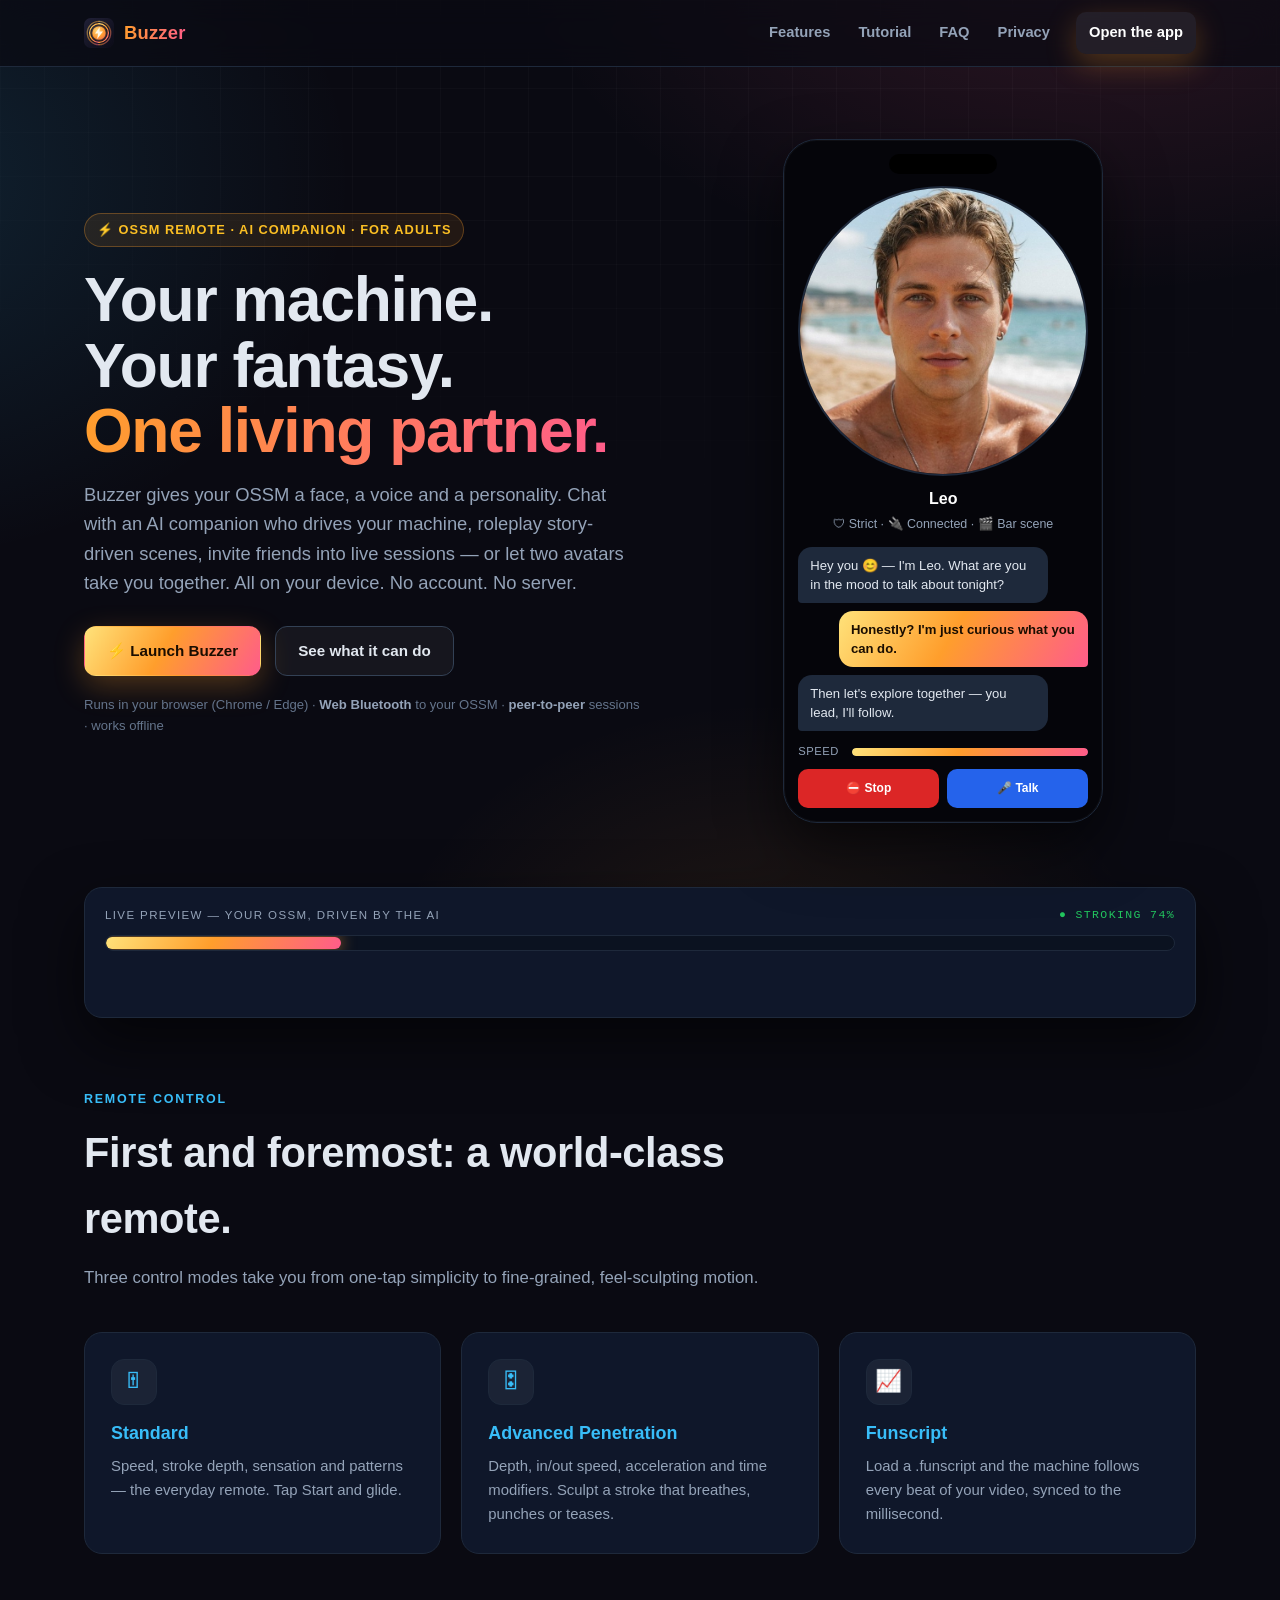
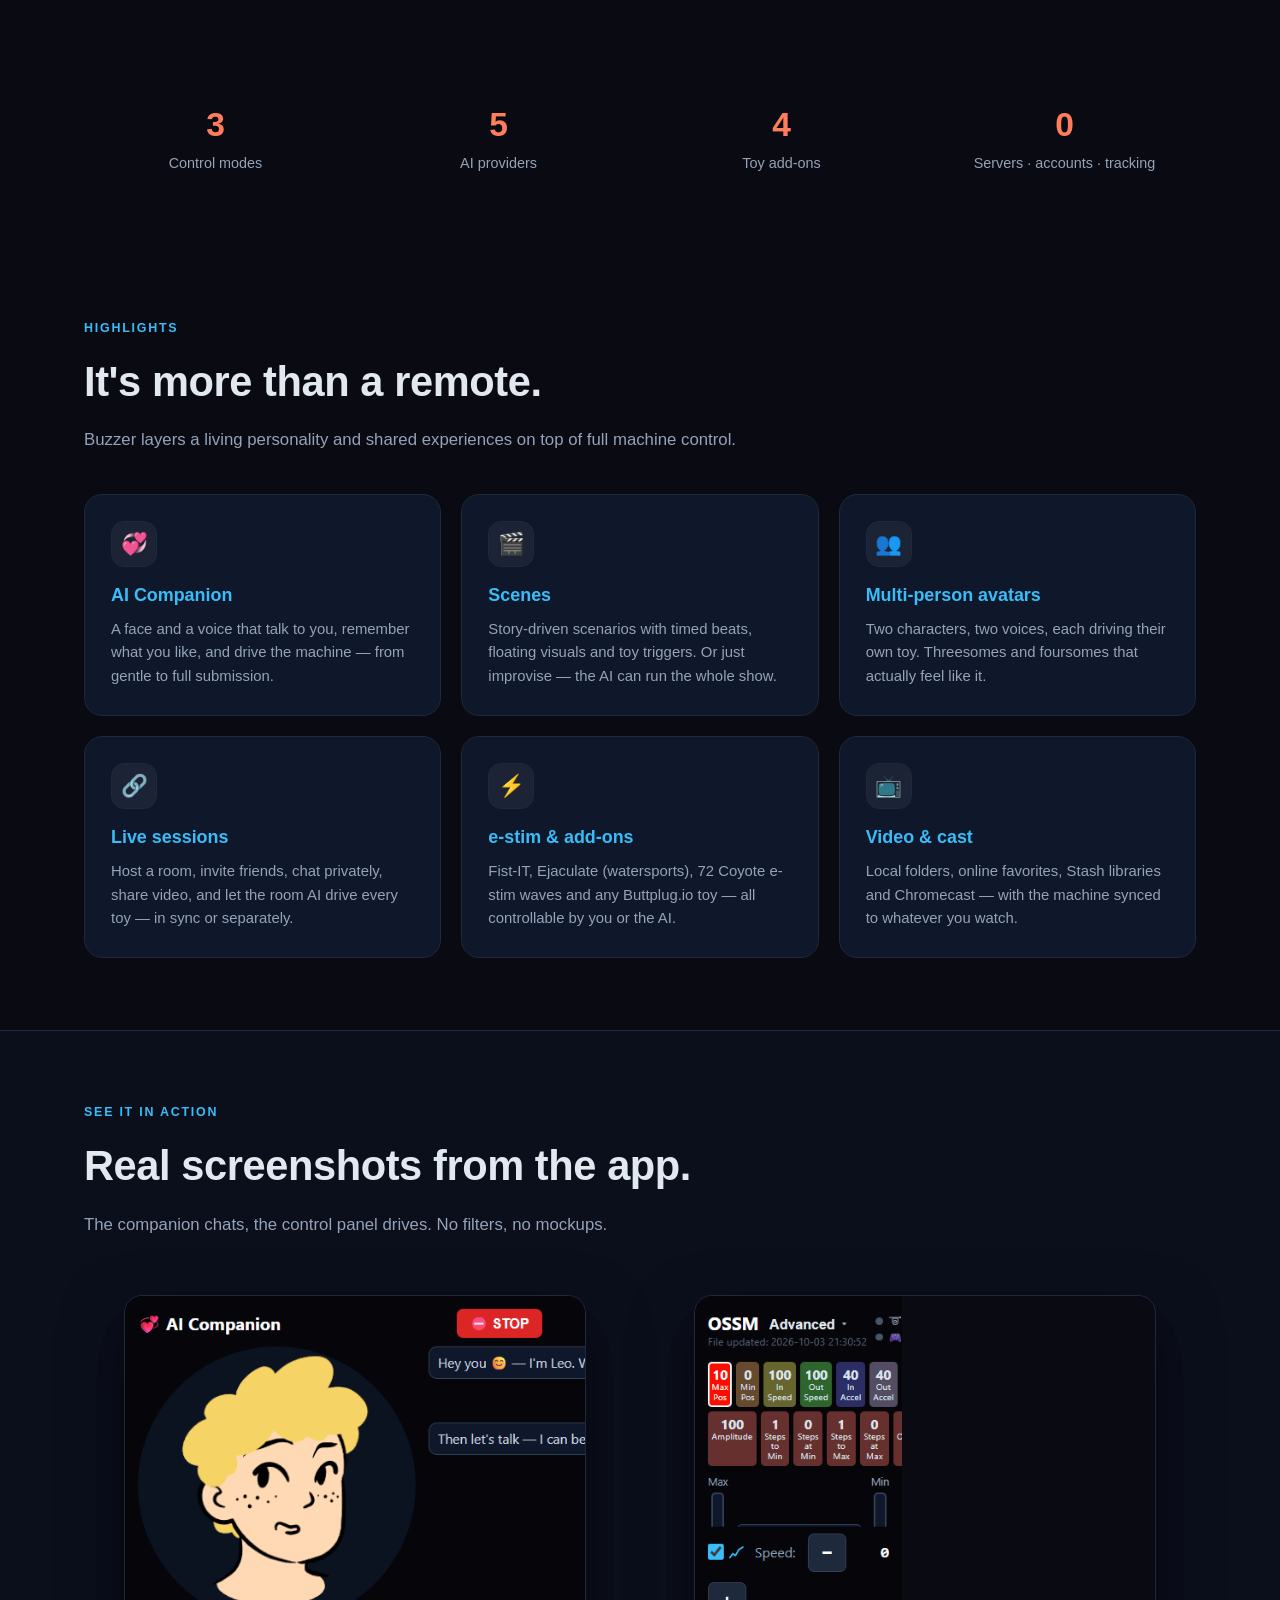
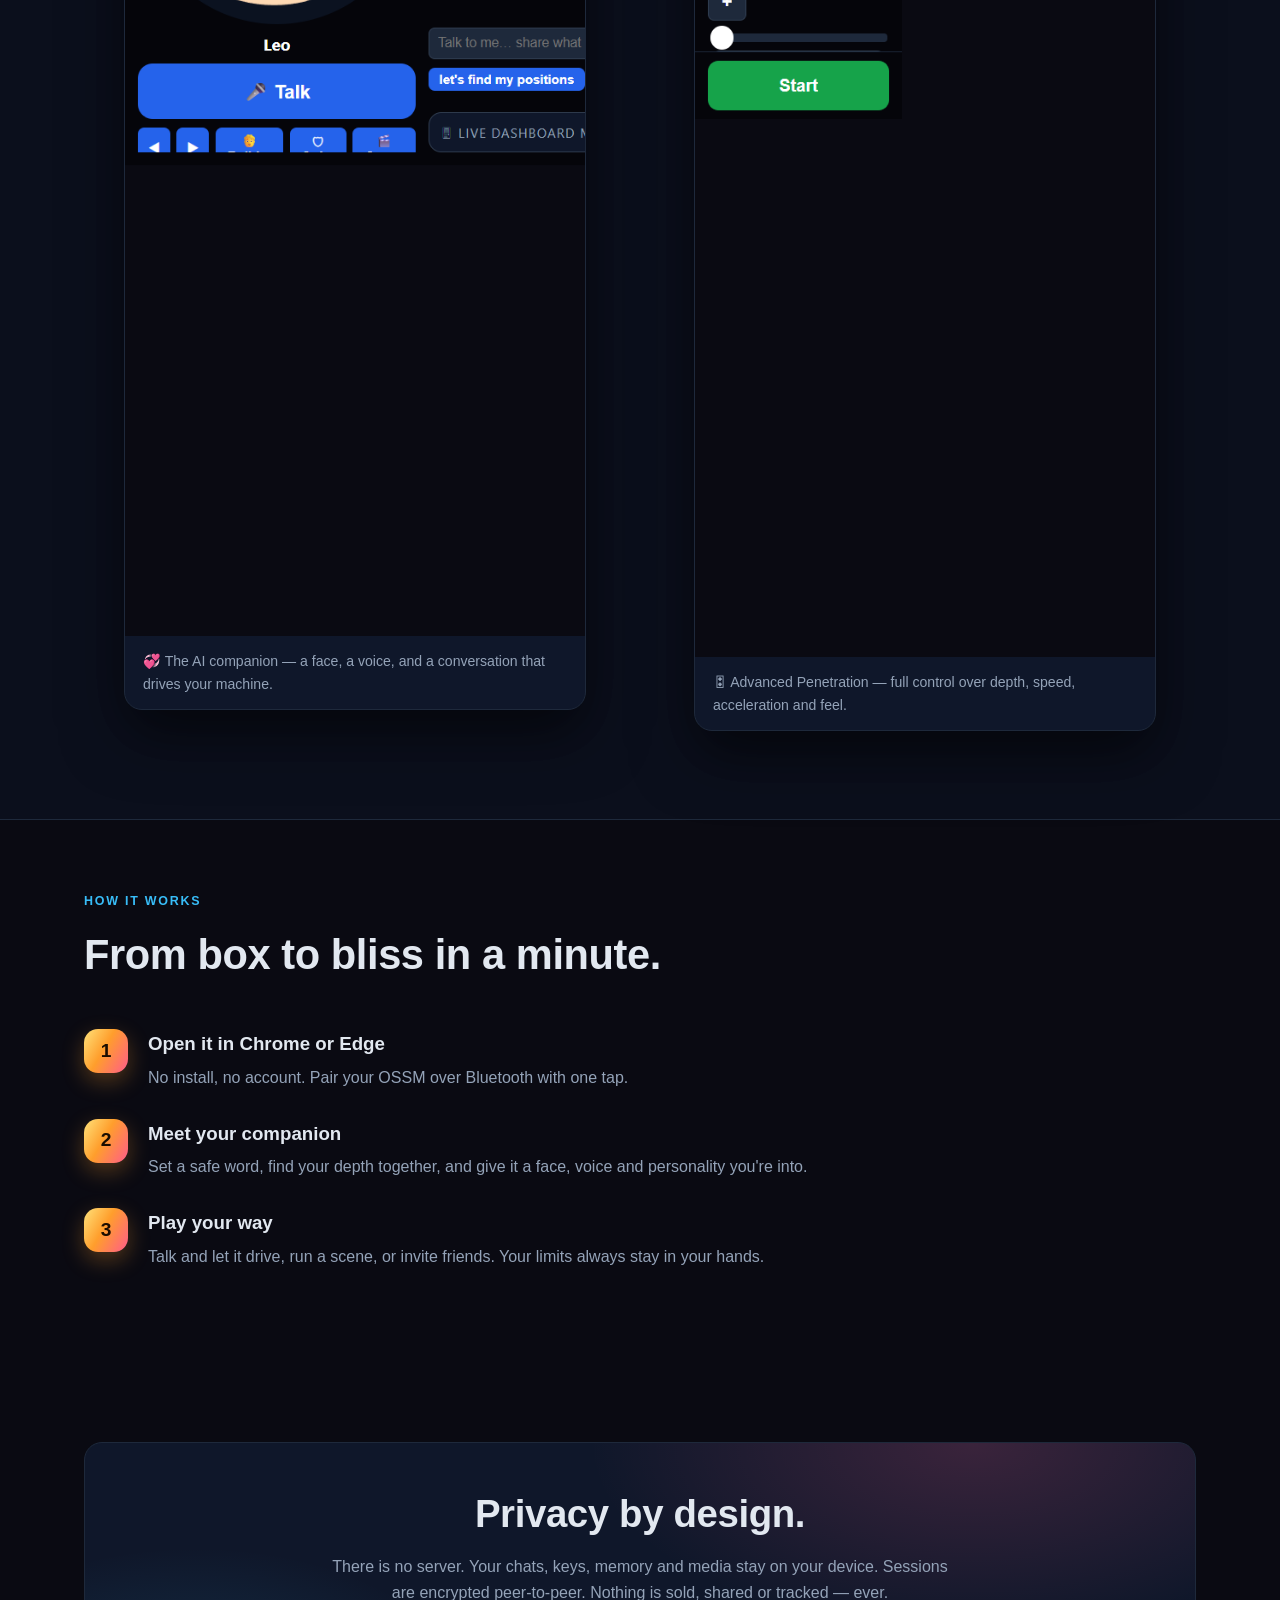
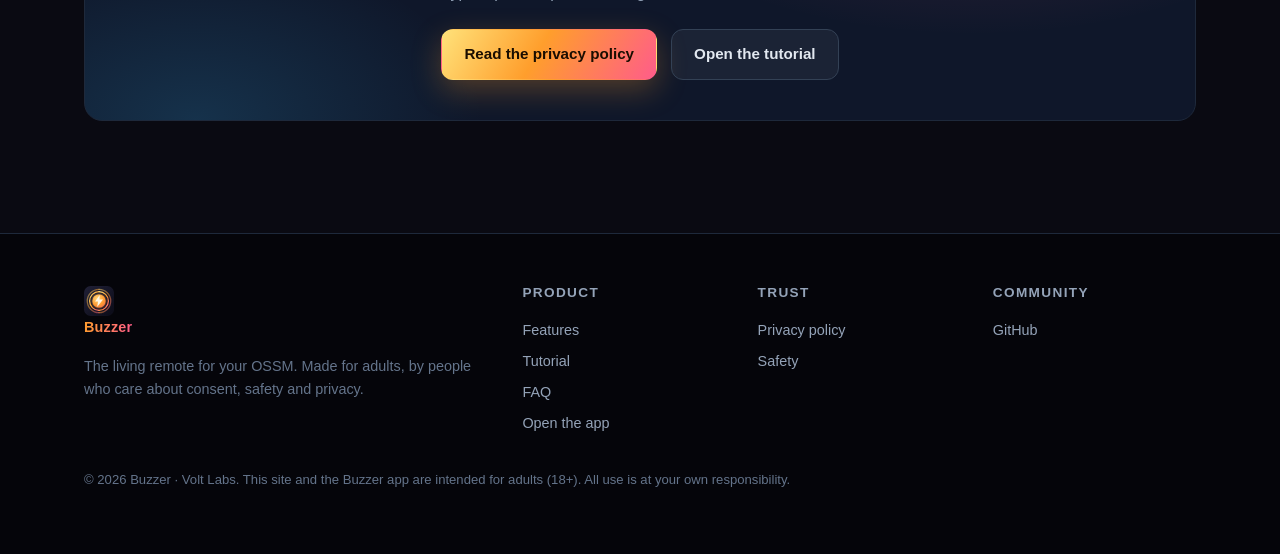
<file: buzzer-home/index.html>
<!DOCTYPE html>
<html lang="en">
<head>
<meta charset="UTF-8" />
<meta name="viewport" content="width=device-width, initial-scale=1.0" />
<meta name="theme-color" content="#0a0a12" />
<title>Buzzer — OSSM Remote · AI Companion · Scenes · Sessions</title>
<meta name="description" content="Buzzer turns your OSSM sex machine into a living partner — an AI companion with a face and voice, story-driven scenes, multi-person avatars, live sessions with friends, e-stim and more. Private, local, no server." />
<link rel="icon" href="assets/img/buzzer-icon.svg" type="image/svg+xml" />
<link rel="apple-touch-icon" href="assets/img/buzzer-icon-512x512.png" />
<link rel="stylesheet" href="assets/style.css" />
</head>
<body>
<div class="bg-aurora"></div>
<div class="bg-grid"></div>

<nav class="nav">
  <div class="nav-inner">
    <a class="brand" href="index.html">
      <img src="assets/img/buzzer-icon.svg" alt="Buzzer icon" />
      <span class="brand-text">Buzzer</span>
    </a>
    <div class="nav-links">
      <a href="features.html">Features</a>
      <a href="help.html">Tutorial</a>
      <a href="faq.html">FAQ</a>
      <a href="privacy.html">Privacy</a>
      <a class="btn btn-primary btn-sm nav-cta" href="../index.html">Open the app</a>
    </div>
    <button class="nav-toggle" type="button" aria-label="Menu">☰</button>
  </div>
</nav>

<header class="hero">
  <div class="wrap hero-grid">
    <div>
      <span class="eyebrow">⚡ OSSM remote · AI companion · for adults</span>
      <h1>Your machine.<br />Your fantasy.<br /><span class="grad">One living partner.</span></h1>
      <p class="lede">Buzzer gives your OSSM a face, a voice and a personality. Chat with an AI companion who drives your machine, roleplay story-driven scenes, invite friends into live sessions — or let two avatars take you together. All on your device. No account. No server.</p>
      <div class="hero-ctas">
        <a class="btn btn-primary" href="../index.html">⚡ Launch Buzzer</a>
        <a class="btn btn-ghost" href="features.html">See what it can do</a>
      </div>
      <p class="hero-note">Runs in your browser (Chrome / Edge) · <b>Web Bluetooth</b> to your OSSM · <b>peer-to-peer</b> sessions · works offline</p>
    </div>

    <div class="mock-stage">
      <div class="phone reveal in">
        <div class="notch"></div>
        <div class="mock-face">
          <img id="heroAvatar" src="assets/img/avatars/avatar-1.jpeg" alt="AI companion face" />
        </div>
        <div class="mock-name" id="heroAvatarName">Leo</div>
        <div class="mock-meta">🛡 Strict · 🔌 Connected · 🎬 Bar scene</div>
        <div class="mock-chat" id="heroChat">
          <div class="bubble ai">Hey you 😊 — I'm Leo. What are you in the mood to talk about tonight?</div>
          <div class="bubble me">Honestly? I'm just curious what you can do.</div>
          <div class="bubble ai">Then let's explore together — you lead, I'll follow.</div>
        </div>
        <div class="mock-slider">
          <span class="lbl">Speed</span>
          <div class="mock-track"><div class="mock-fill"></div></div>
        </div>
        <div class="mock-btn-row">
          <div class="mock-btn stop">⛔ Stop</div>
          <div class="mock-btn go">🎤 Talk</div>
        </div>
      </div>
    </div>
  </div>
</header>

<!-- Animated "play session" attention grabber -->
<section class="wrap">
  <div class="rail-demo reveal">
    <div class="cap"><span>Live preview — your OSSM, driven by the AI</span><b>● stroking 74%</b></div>
    <div class="rail-track"><div class="rail-piston"></div></div>
    <div class="wave-row"><span></span><span></span><span></span><span></span><span></span><span></span><span></span><span></span><span></span><span></span><span></span><span></span><span></span><span></span><span></span><span></span><span></span><span></span><span></span><span></span><span></span><span></span><span></span><span></span><span></span><span></span><span></span><span></span><span></span><span></span><span></span><span></span><span></span><span></span><span></span><span></span><span></span><span></span><span></span><span></span></div>
  </div>
</section>

<section class="section">
  <div class="wrap">
    <div class="section-head reveal">
      <div class="kicker">Remote control</div>
      <h2>First and foremost: a world-class remote.</h2>
      <p class="lede">Three control modes take you from one-tap simplicity to fine-grained, feel-sculpting motion.</p>
    </div>
    <div class="grid cols-3">
      <a class="card feature reveal" href="features.html#control"><div class="ico">🎚</div><h3>Standard</h3><p>Speed, stroke depth, sensation and patterns — the everyday remote. Tap Start and glide.</p></a>
      <a class="card feature reveal" href="features.html#control"><div class="ico">🎛</div><h3>Advanced Penetration</h3><p>Depth, in/out speed, acceleration and time modifiers. Sculpt a stroke that breathes, punches or teases.</p></a>
      <a class="card feature reveal" href="features.html#control"><div class="ico">📈</div><h3>Funscript</h3><p>Load a .funscript and the machine follows every beat of your video, synced to the millisecond.</p></a>
    </div>
  </div>
</section>

<section class="section">
  <div class="wrap">
    <div class="stat-strip reveal">
      <div class="stat"><div class="num">3</div><div class="lbl">Control modes</div></div>
      <div class="stat"><div class="num">5</div><div class="lbl">AI providers</div></div>
      <div class="stat"><div class="num">4</div><div class="lbl">Toy add-ons</div></div>
      <div class="stat"><div class="num">0</div><div class="lbl">Servers · accounts · tracking</div></div>
    </div>
  </div>
</section>

<section class="section">
  <div class="wrap">
    <div class="section-head reveal">
      <div class="kicker">Highlights</div>
      <h2>It's more than a remote.</h2>
      <p class="lede">Buzzer layers a living personality and shared experiences on top of full machine control.</p>
    </div>
    <div class="grid cols-3">
      <a class="card feature reveal" href="features.html#companion">
        <div class="ico">💞</div><h3>AI Companion</h3>
        <p>A face and a voice that talk to you, remember what you like, and drive the machine — from gentle to full submission.</p>
      </a>
      <a class="card feature reveal" href="features.html#scenes">
        <div class="ico">🎬</div><h3>Scenes</h3>
        <p>Story-driven scenarios with timed beats, floating visuals and toy triggers. Or just improvise — the AI can run the whole show.</p>
      </a>
      <a class="card feature reveal" href="features.html#cast">
        <div class="ico">👥</div><h3>Multi-person avatars</h3>
        <p>Two characters, two voices, each driving their own toy. Threesomes and foursomes that actually feel like it.</p>
      </a>
      <a class="card feature reveal" href="features.html#sessions">
        <div class="ico">🔗</div><h3>Live sessions</h3>
        <p>Host a room, invite friends, chat privately, share video, and let the room AI drive every toy — in sync or separately.</p>
      </a>
      <a class="card feature reveal" href="features.html#addons">
        <div class="ico">⚡</div><h3>e-stim &amp; add-ons</h3>
        <p>Fist-IT, Ejaculate (watersports), 72 Coyote e-stim waves and any Buttplug.io toy — all controllable by you or the AI.</p>
      </a>
      <a class="card feature reveal" href="features.html#video">
        <div class="ico">📺</div><h3>Video &amp; cast</h3>
        <p>Local folders, online favorites, Stash libraries and Chromecast — with the machine synced to whatever you watch.</p>
      </a>
    </div>
  </div>
</section>

<section class="section alt">
  <div class="wrap">
    <div class="section-head reveal">
      <div class="kicker">See it in action</div>
      <h2>Real screenshots from the app.</h2>
      <p class="lede">The companion chats, the control panel drives. No filters, no mockups.</p>
    </div>
    <div class="gallery">
      <figure class="shot reveal">
        <img src="assets/img/screens/companion-chat.png" alt="Buzzer AI companion chat" loading="lazy" />
        <figcaption class="cap">💞 The AI companion — a face, a voice, and a conversation that drives your machine.</figcaption>
      </figure>
      <figure class="shot reveal">
        <img src="assets/img/screens/control-view.png" alt="Buzzer OSSM control panel" loading="lazy" />
        <figcaption class="cap">🎛 Advanced Penetration — full control over depth, speed, acceleration and feel.</figcaption>
      </figure>
    </div>
  </div>
</section>

<section class="section">
  <div class="wrap">
    <div class="section-head reveal">
      <div class="kicker">How it works</div>
      <h2>From box to bliss in a minute.</h2>
    </div>
    <div class="steps reveal">
      <div class="step"><h3>Open it in Chrome or Edge</h3><p>No install, no account. Pair your OSSM over Bluetooth with one tap.</p></div>
      <div class="step"><h3>Meet your companion</h3><p>Set a safe word, find your depth together, and give it a face, voice and personality you're into.</p></div>
      <div class="step"><h3>Play your way</h3><p>Talk and let it drive, run a scene, or invite friends. Your limits always stay in your hands.</p></div>
    </div>
  </div>
</section>

<section class="section">
  <div class="wrap">
    <div class="banner reveal">
      <h2>Privacy by design.</h2>
      <p>There is no server. Your chats, keys, memory and media stay on your device. Sessions are encrypted peer-to-peer. Nothing is sold, shared or tracked — ever.</p>
      <div class="hero-ctas" style="justify-content:center;">
        <a class="btn btn-primary" href="privacy.html">Read the privacy policy</a>
        <a class="btn btn-ghost" href="help.html">Open the tutorial</a>
      </div>
    </div>
  </div>
</section>

<footer class="footer">
  <div class="wrap">
    <div class="footer-grid">
      <div>
        <a class="brand" href="index.html"><img src="assets/img/buzzer-icon.svg" alt="Buzzer icon" /><span class="brand-text">Buzzer</span></a>
        <p style="color:#64748b;font-size:.9rem;max-width:30em;margin-top:12px;">The living remote for your OSSM. Made for adults, by people who care about consent, safety and privacy.</p>
      </div>
      <div>
        <h4>Product</h4>
        <a href="features.html">Features</a>
        <a href="help.html">Tutorial</a>
        <a href="faq.html">FAQ</a>
        <a href="../index.html">Open the app</a>
      </div>
      <div>
        <h4>Trust</h4>
        <a href="privacy.html">Privacy policy</a>
        <a href="faq.html#safety">Safety</a>
      </div>
      <div>
        <h4>Community</h4>
        <a href="https://github.com/MarcoB979/Buzzer" target="_blank" rel="noopener">GitHub</a>
      </div>
    </div>
    <div class="fine">© <span data-year>2026</span> Buzzer · Volt Labs. This site and the Buzzer app are intended for adults (18+). All use is at your own responsibility.</div>
  </div>
</footer>

<script src="assets/site.js"></script>
</body>
</html>
</file>
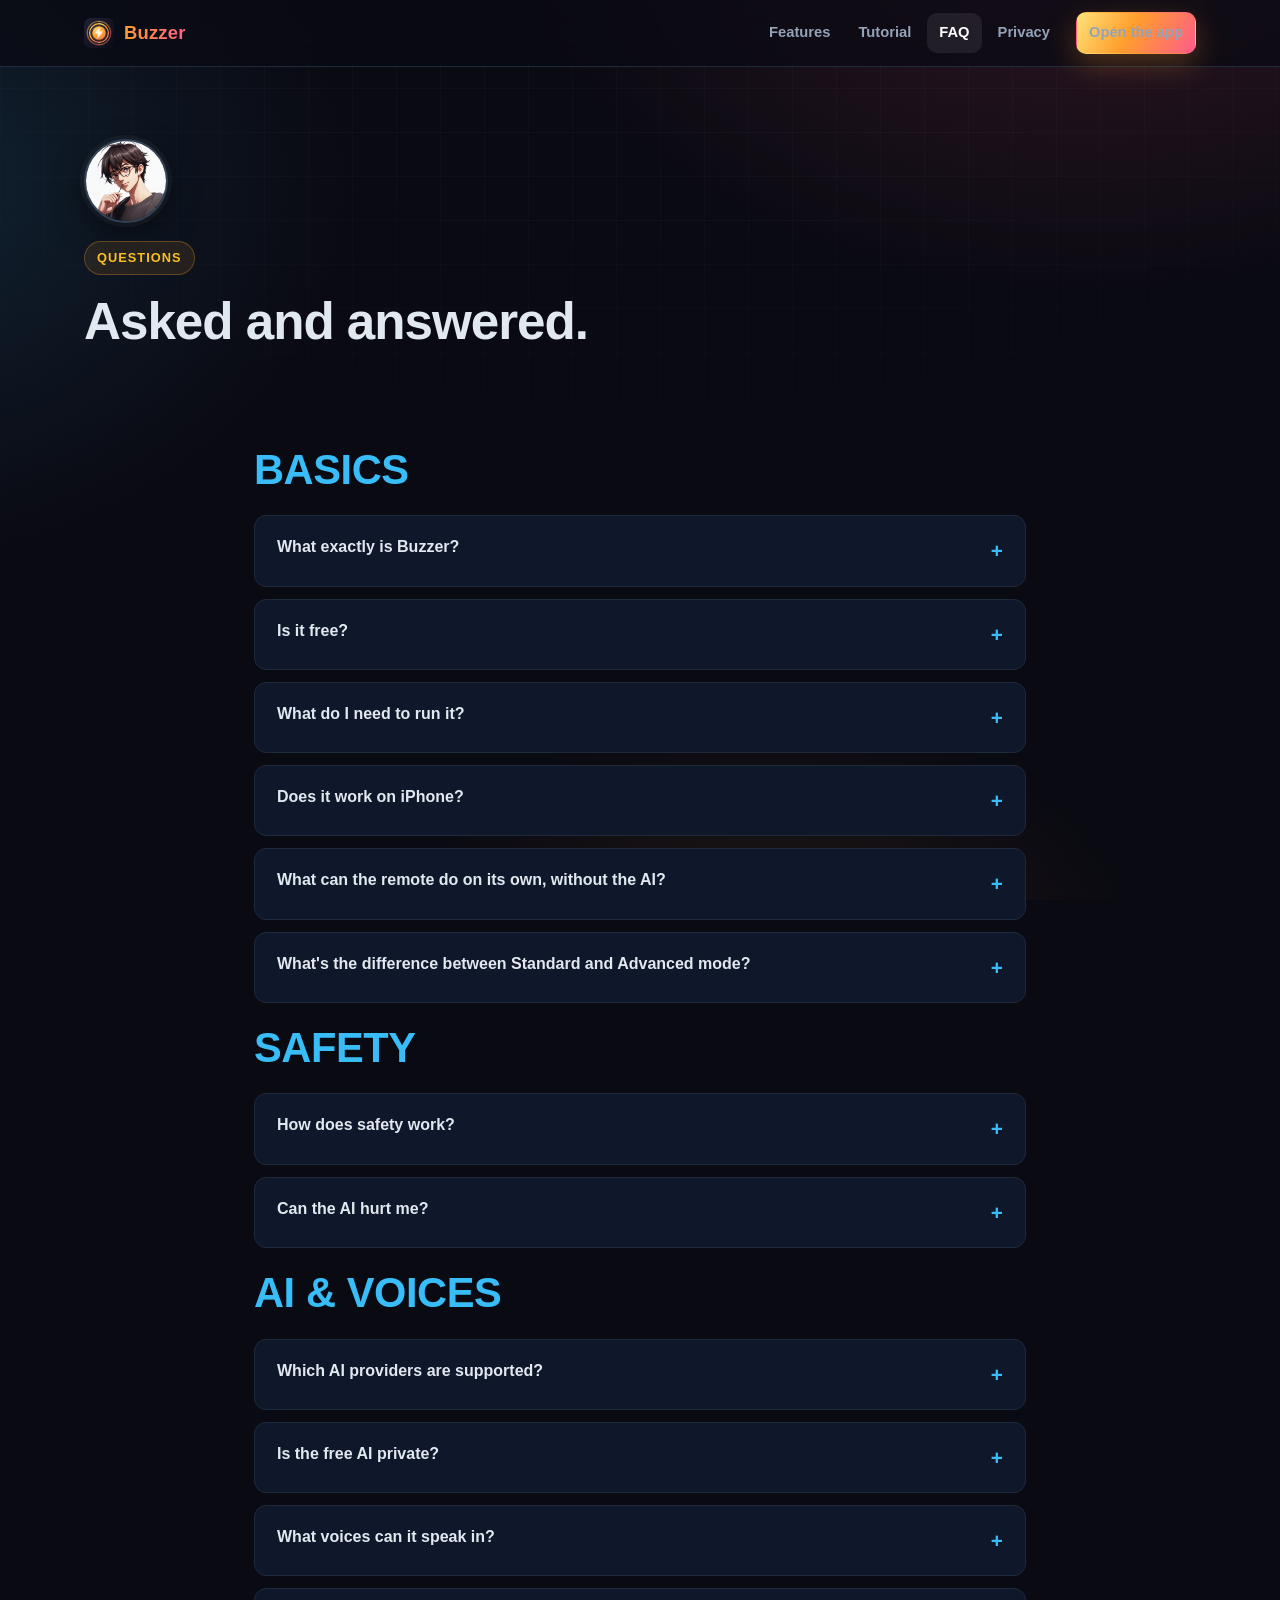
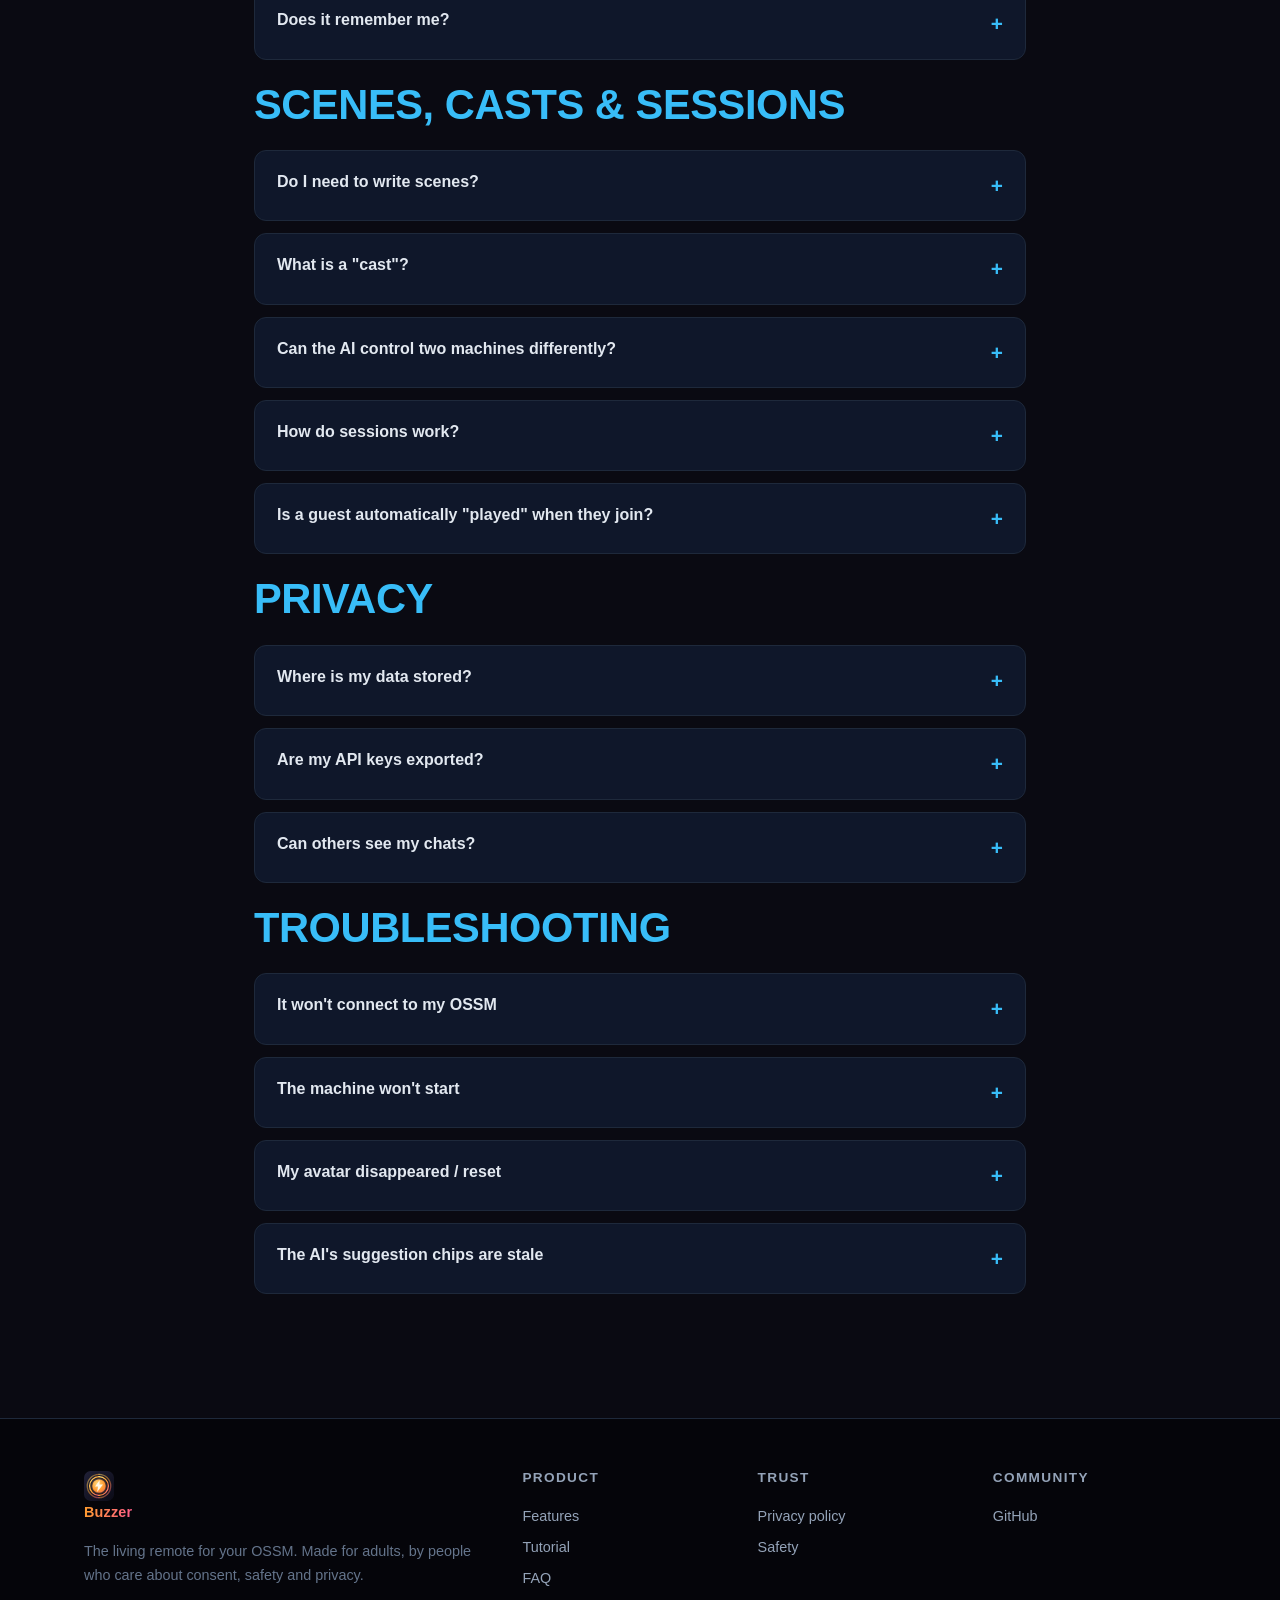
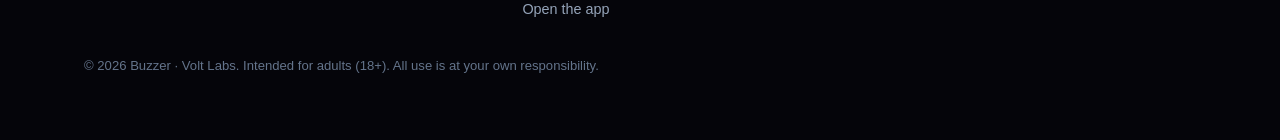
<file: buzzer-home/faq.html>
<!DOCTYPE html>
<html lang="en">
<head>
<meta charset="UTF-8" />
<meta name="viewport" content="width=device-width, initial-scale=1.0" />
<meta name="theme-color" content="#0a0a12" />
<title>FAQ — Buzzer</title>
<meta name="description" content="Frequently asked questions about Buzzer: requirements, safety, AI providers, privacy, sessions and troubleshooting." />
<link rel="icon" href="assets/img/buzzer-icon.svg" type="image/svg+xml" />
<link rel="stylesheet" href="assets/style.css" />
</head>
<body>
<div class="bg-aurora"></div>
<div class="bg-grid"></div>

<nav class="nav">
  <div class="nav-inner">
    <a class="brand" href="index.html"><img src="assets/img/buzzer-icon.svg" alt="Buzzer icon" /><span class="brand-text">Buzzer</span></a>
    <div class="nav-links">
      <a href="features.html">Features</a>
      <a href="help.html">Tutorial</a>
      <a href="faq.html">FAQ</a>
      <a href="privacy.html">Privacy</a>
      <a class="btn btn-primary btn-sm nav-cta" href="../index.html">Open the app</a>
    </div>
    <button class="nav-toggle" type="button" aria-label="Menu">☰</button>
  </div>
</nav>

<header class="hero" style="padding-bottom:0;">
  <div class="wrap">
    <img class="page-avatar" src="assets/img/avatars/avatar-6.jpg" alt="" />
    <span class="eyebrow">Questions</span>
    <h1 style="font-size:clamp(2rem,4.4vw,3.2rem);">Asked and answered.</h1>
  </div>
</header>

<section class="section">
  <div class="wrap" style="max-width:820px;">

    <h2 class="kicker" style="margin-top:0;">Basics</h2>
    <details class="faq-item"><summary>What exactly is Buzzer?</summary><div class="faq-body">A browser app that controls your OSSM sex machine, and layers an AI companion (face + voice + personality), story-driven scenes, multi-person avatars, live sessions with friends, and toy add-ons on top.</div></details>
    <details class="faq-item"><summary>Is it free?</summary><div class="faq-body">Yes — the app is free and runs entirely in your browser. AI features can use the free Pollinations endpoint, or your own API key (DeepSeek, OpenAI-compatible, Gemini) for privacy and quality. ElevenLabs voices use your own key.</div></details>
    <details class="faq-item"><summary>What do I need to run it?</summary><div class="faq-body">A Chrome- or Edge-based browser (Web Bluetooth is required for the OSSM), an OSSM, and Bluetooth. No install, no account, no server.</div></details>
    <details class="faq-item"><summary>Does it work on iPhone?</summary><div class="faq-body">The interface works everywhere, but Web Bluetooth for the OSSM needs Chrome or Edge. On iOS, Web Bluetooth support is limited — use a Chromium browser where available, or a desktop/Android device.</div></details>
    <details class="faq-item"><summary>What can the remote do on its own, without the AI?</summary><div class="faq-body">Everything a full remote should: <b>Standard</b> (speed, stroke depth, sensation, patterns) and <b>Advanced Penetration</b> (depth, separate in/out speed and acceleration, time modifiers), plus <b>Funscript</b> playback and a controller/keyboard option. The AI, scenes and sessions are optional layers on top.</div></details>
    <details class="faq-item"><summary>What's the difference between Standard and Advanced mode?</summary><div class="faq-body"><b>Standard</b> is quick and easy — speed, depth, sensation and patterns. <b>Advanced Penetration</b> adds fine-grained depth, separate in/out speed and acceleration, and time modifiers for a much more sculpted stroke. Advanced auto-hides on OSSM firmware that doesn't support it.</div></details>

    <h2 class="kicker">Safety</h2>
    <details class="faq-item" id="safety"><summary>How does safety work?</summary><div class="faq-body">A safe word stops everything instantly. The machine never starts until you've confirmed your minimum/maximum depth and maximum speed. The AI can only raise limits with your confirmation (or in Wild / Full-submission mode, which you choose). Guests keep their own limits and safe word on their own device.</div></details>
    <details class="faq-item"><summary>Can the AI hurt me?</summary><div class="faq-body">The AI stays within your confirmed depth and speed limits and respects your safe word. Fisting and e-stim add-ons include their own extra safety guidance. You remain in control at all times.</div></details>

    <h2 class="kicker">AI &amp; voices</h2>
    <details class="faq-item"><summary>Which AI providers are supported?</summary><div class="faq-body">DeepSeek, OpenAI (and any OpenAI-compatible server: Groq, Together, OpenRouter, Ollama, LM Studio), Gemini, and a free Pollinations endpoint. Each provider keeps its own API key.</div></details>
    <details class="faq-item"><summary>Is the free AI private?</summary><div class="faq-body">No — Pollinations is a shared, unauthenticated public endpoint. For private conversations use a keyed provider. DeepSeek processes data in China.</div></details>
    <details class="faq-item"><summary>What voices can it speak in?</summary><div class="faq-body">Your device's built-in voice, ElevenLabs (your key), Google, VoiceRSS, Fish, or your own local <b>AllTalk</b> server (http://127.0.0.1:7851 — fully private). Each character in a multi-person cast can have a different voice.</div></details>
    <details class="faq-item"><summary>Does it remember me?</summary><div class="faq-body">Yes — it stores a memory of what you share (name, tastes, preferences) locally. "Forget me" erases it while keeping your settings and keys.</div></details>

    <h2 class="kicker">Scenes, casts &amp; sessions</h2>
    <details class="faq-item"><summary>Do I need to write scenes?</summary><div class="faq-body">No. Scenes are optional structure. Without one, the companion improvises freely — including full multi-person threesomes from a cast.</div></details>
    <details class="faq-item"><summary>What is a "cast"?</summary><div class="faq-body">A set of 2+ characters, each with their own look, voice and linked toy. The AI plays all of them, switching who speaks and whose toy moves.</div></details>
    <details class="faq-item"><summary>Can the AI control two machines differently?</summary><div class="faq-body">Yes. With a cast, each character can target a different toy (your machine, a guest's, or an add-on), so one can thrust hard while another does something gentle — in the same moment.</div></details>
    <details class="faq-item"><summary>How do sessions work?</summary><div class="faq-body">One person hosts and shares a code; others join peer-to-peer (WebRTC). You get private chat, optional webcams, video sharing, and a room AI. There's no relay server — connections are direct and encrypted.</div></details>
    <details class="faq-item"><summary>Is a guest automatically "played" when they join?</summary><div class="faq-body">Never. A guest is a spectator until they complete their own private "get ready" flow (connect, safe word, limits) and opt in. The room AI can't touch their toy before that.</div></details>

    <h2 class="kicker">Privacy</h2>
    <details class="faq-item"><summary>Where is my data stored?</summary><div class="faq-body">On your device. Chats, memory, settings, keys and media live in your browser's local storage and IndexedDB. Nothing is uploaded to Buzzer (there is no Buzzer server).</div></details>
    <details class="faq-item"><summary>Are my API keys exported?</summary><div class="faq-body">No. Exports (settings, backups, avatars, scenes) never include your AI or voice API keys. The settings export is obfuscated so keys can't be read by simply opening it.</div></details>
    <details class="faq-item"><summary>Can others see my chats?</summary><div class="faq-body">Only people you invite into a live session, and only over an encrypted peer-to-peer connection. There is no central storage.</div></details>

    <h2 class="kicker">Troubleshooting</h2>
    <details class="faq-item"><summary>It won't connect to my OSSM</summary><div class="faq-body">Use Chrome/Edge, enable Bluetooth, and make sure the device isn't paired to another tab. Reload and tap Connect.</div></details>
    <details class="faq-item"><summary>The machine won't start</summary><div class="faq-body">Confirm your limits (min/max depth, max speed) and safe word first — Buzzer won't start until you have.</div></details>
    <details class="faq-item"><summary>My avatar disappeared / reset</summary><div class="faq-body">Very large photos can overflow storage — use reasonable sizes. Export your avatar regularly as a backup.</div></details>
    <details class="faq-item"><summary>The AI's suggestion chips are stale</summary><div class="faq-body">They're generated per reply and fall back to sensible defaults. If they look stuck, start a new session (↻) to reset the conversation.</div></details>

  </div>
</section>

<footer class="footer">
  <div class="wrap">
    <div class="footer-grid">
      <div>
        <a class="brand" href="index.html"><img src="assets/img/buzzer-icon.svg" alt="Buzzer icon" /><span class="brand-text">Buzzer</span></a>
        <p style="color:#64748b;font-size:.9rem;max-width:30em;margin-top:12px;">The living remote for your OSSM. Made for adults, by people who care about consent, safety and privacy.</p>
      </div>
      <div><h4>Product</h4><a href="features.html">Features</a><a href="help.html">Tutorial</a><a href="faq.html">FAQ</a><a href="../index.html">Open the app</a></div>
      <div><h4>Trust</h4><a href="privacy.html">Privacy policy</a><a href="faq.html#safety">Safety</a></div>
      <div><h4>Community</h4><a href="https://github.com/MarcoB979/Buzzer" target="_blank" rel="noopener">GitHub</a></div>
    </div>
    <div class="fine">© <span data-year>2026</span> Buzzer · Volt Labs. Intended for adults (18+). All use is at your own responsibility.</div>
  </div>
</footer>

<script src="assets/site.js"></script>
</body>
</html>
</file>
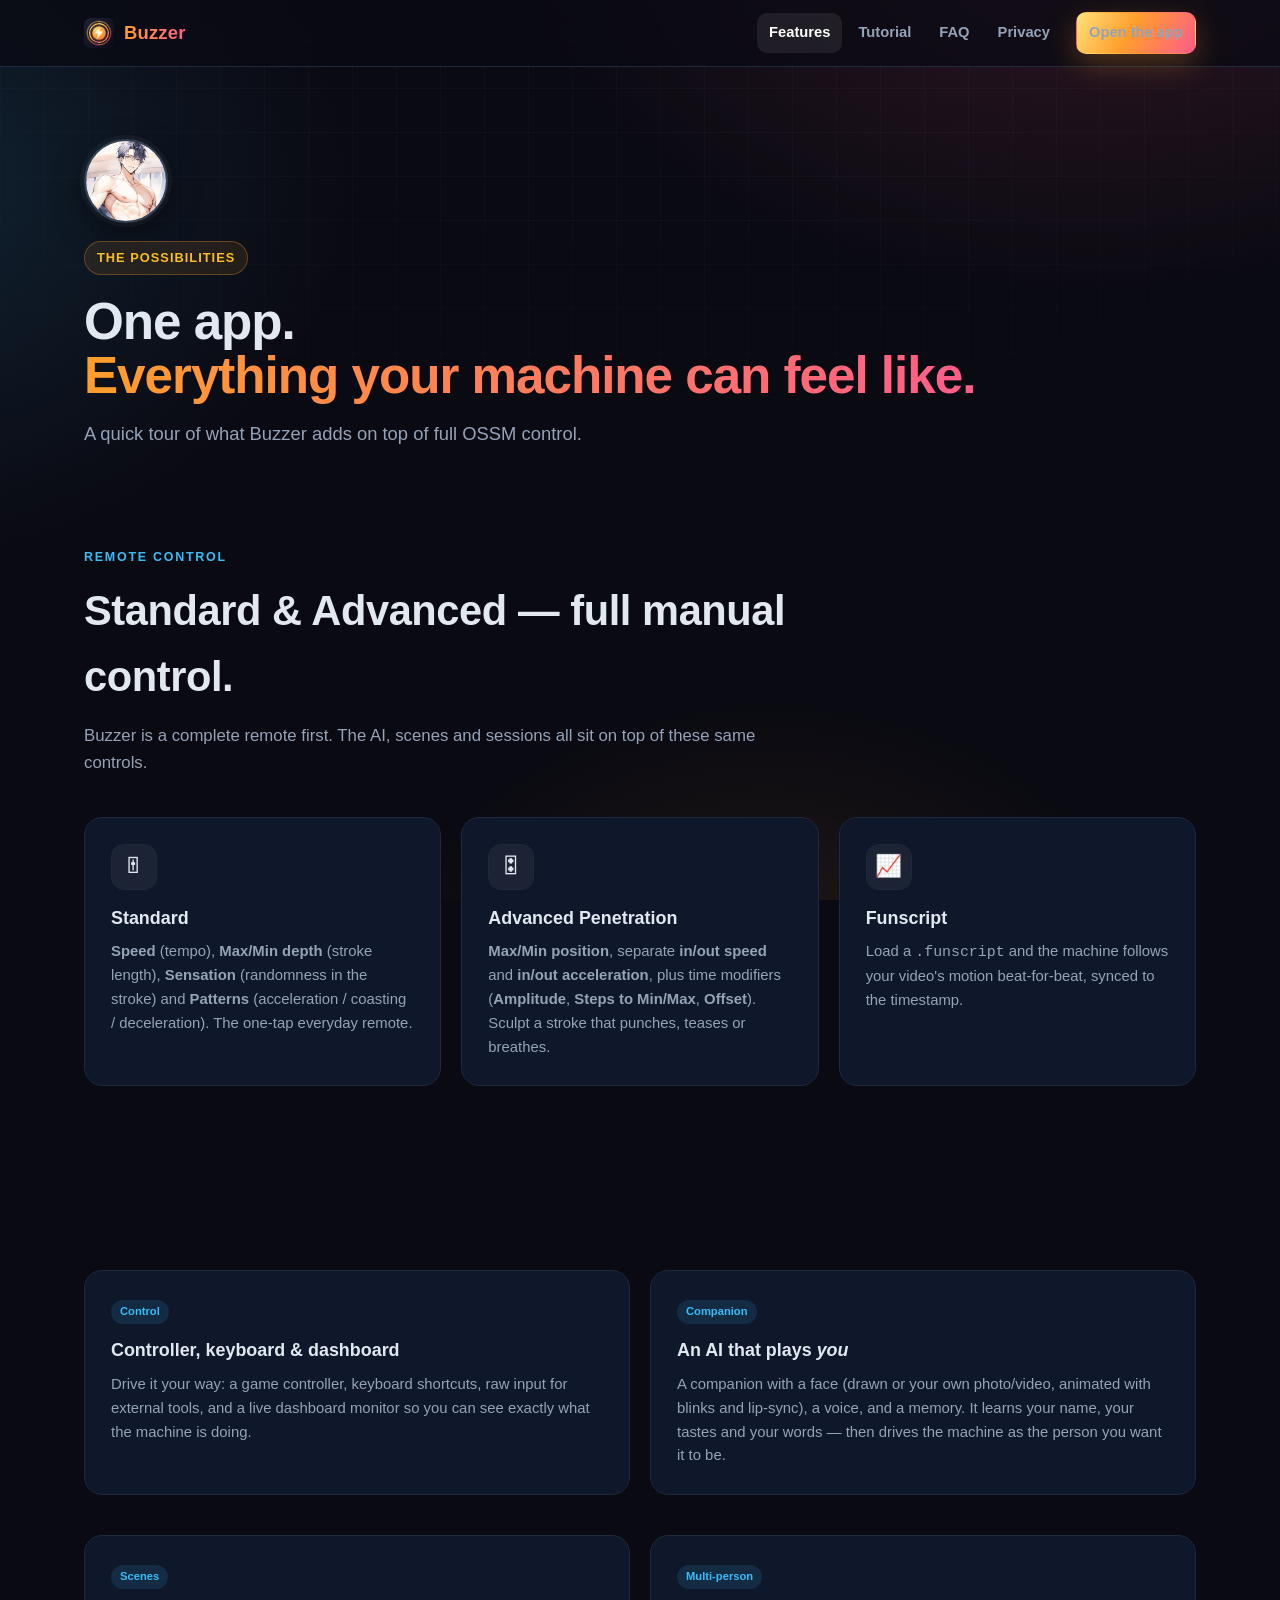
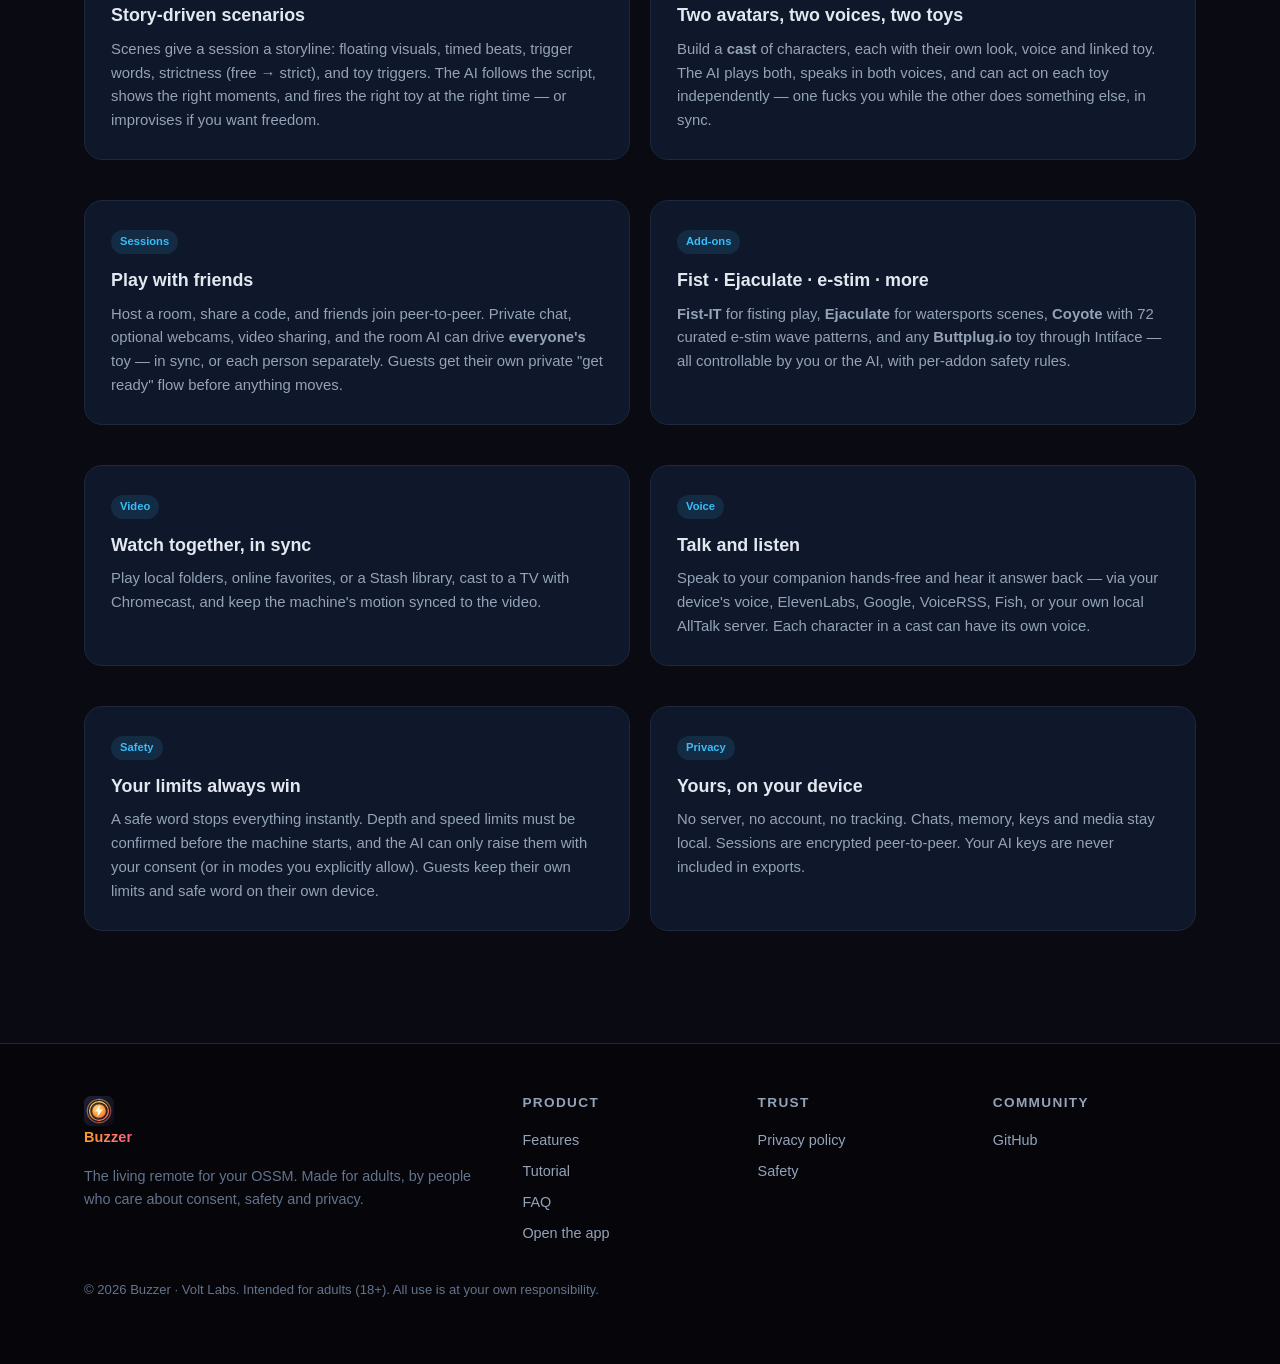
<file: buzzer-home/features.html>
<!DOCTYPE html>
<html lang="en">
<head>
<meta charset="UTF-8" />
<meta name="viewport" content="width=device-width, initial-scale=1.0" />
<meta name="theme-color" content="#0a0a12" />
<title>Features — Buzzer</title>
<meta name="description" content="Everything Buzzer can do: three control modes, an AI companion, scenes, multi-person avatars, live sessions, e-stim add-ons and video — all private and local." />
<link rel="icon" href="assets/img/buzzer-icon.svg" type="image/svg+xml" />
<link rel="stylesheet" href="assets/style.css" />
</head>
<body>
<div class="bg-aurora"></div>
<div class="bg-grid"></div>

<nav class="nav">
  <div class="nav-inner">
    <a class="brand" href="index.html"><img src="assets/img/buzzer-icon.svg" alt="Buzzer icon" /><span class="brand-text">Buzzer</span></a>
    <div class="nav-links">
      <a href="features.html">Features</a>
      <a href="help.html">Tutorial</a>
      <a href="faq.html">FAQ</a>
      <a href="privacy.html">Privacy</a>
      <a class="btn btn-primary btn-sm nav-cta" href="../index.html">Open the app</a>
    </div>
    <button class="nav-toggle" type="button" aria-label="Menu">☰</button>
  </div>
</nav>

<header class="hero" style="padding-bottom:0;">
  <div class="wrap">
    <img class="page-avatar" src="assets/img/avatars/avatar-4.jpeg" alt="" />
    <span class="eyebrow">The possibilities</span>
    <h1 style="font-size:clamp(2rem,4.4vw,3.2rem);">One app.<br /><span class="grad">Everything your machine can feel like.</span></h1>
    <p class="lede">A quick tour of what Buzzer adds on top of full OSSM control.</p>
  </div>
</header>

<section class="section" id="control">
  <div class="wrap">
    <div class="section-head reveal">
      <div class="kicker">Remote control</div>
      <h2>Standard &amp; Advanced — full manual control.</h2>
      <p class="lede">Buzzer is a complete remote first. The AI, scenes and sessions all sit on top of these same controls.</p>
    </div>
    <div class="grid cols-3" style="margin-bottom:40px;">
      <div class="card reveal"><div class="ico">🎚</div><h3>Standard</h3><p><b>Speed</b> (tempo), <b>Max/Min depth</b> (stroke length), <b>Sensation</b> (randomness in the stroke) and <b>Patterns</b> (acceleration / coasting / deceleration). The one-tap everyday remote.</p></div>
      <div class="card reveal"><div class="ico">🎛</div><h3>Advanced Penetration</h3><p><b>Max/Min position</b>, separate <b>in/out speed</b> and <b>in/out acceleration</b>, plus time modifiers (<b>Amplitude</b>, <b>Steps to Min/Max</b>, <b>Offset</b>). Sculpt a stroke that punches, teases or breathes.</p></div>
      <div class="card reveal"><div class="ico">📈</div><h3>Funscript</h3><p>Load a <code>.funscript</code> and the machine follows your video's motion beat-for-beat, synced to the timestamp.</p></div>
    </div>
  </div>
</section>

<section class="section">
  <div class="wrap">

    <div class="grid cols-2" style="margin-bottom:40px;">
      <div class="card reveal">
        <div class="tag">Control</div>
        <h3>Controller, keyboard &amp; dashboard</h3>
        <p>Drive it your way: a game controller, keyboard shortcuts, raw input for external tools, and a live dashboard monitor so you can see exactly what the machine is doing.</p>
      </div>
      <div class="card reveal">
        <div class="tag">Companion</div>
        <h3 id="companion">An AI that plays <i>you</i></h3>
        <p>A companion with a face (drawn or your own photo/video, animated with blinks and lip-sync), a voice, and a memory. It learns your name, your tastes and your words — then drives the machine as the person you want it to be.</p>
      </div>
    </div>

    <div class="grid cols-2" style="margin-bottom:40px;">
      <div class="card reveal">
        <div class="tag">Scenes</div>
        <h3 id="scenes">Story-driven scenarios</h3>
        <p>Scenes give a session a storyline: floating visuals, timed beats, trigger words, strictness (free → strict), and toy triggers. The AI follows the script, shows the right moments, and fires the right toy at the right time — or improvises if you want freedom.</p>
      </div>
      <div class="card reveal">
        <div class="tag">Multi-person</div>
        <h3 id="cast">Two avatars, two voices, two toys</h3>
        <p>Build a <b>cast</b> of characters, each with their own look, voice and linked toy. The AI plays both, speaks in both voices, and can act on each toy independently — one fucks you while the other does something else, in sync.</p>
      </div>
    </div>

    <div class="grid cols-2" style="margin-bottom:40px;">
      <div class="card reveal">
        <div class="tag">Sessions</div>
        <h3 id="sessions">Play with friends</h3>
        <p>Host a room, share a code, and friends join peer-to-peer. Private chat, optional webcams, video sharing, and the room AI can drive <b>everyone's</b> toy — in sync, or each person separately. Guests get their own private "get ready" flow before anything moves.</p>
      </div>
      <div class="card reveal">
        <div class="tag">Add-ons</div>
        <h3 id="addons">Fist · Ejaculate · e-stim · more</h3>
        <p><b>Fist-IT</b> for fisting play, <b>Ejaculate</b> for watersports scenes, <b>Coyote</b> with 72 curated e-stim wave patterns, and any <b>Buttplug.io</b> toy through Intiface — all controllable by you or the AI, with per-addon safety rules.</p>
      </div>
    </div>

    <div class="grid cols-2" style="margin-bottom:40px;">
      <div class="card reveal">
        <div class="tag">Video</div>
        <h3 id="video">Watch together, in sync</h3>
        <p>Play local folders, online favorites, or a Stash library, cast to a TV with Chromecast, and keep the machine's motion synced to the video.</p>
      </div>
      <div class="card reveal">
        <div class="tag">Voice</div>
        <h3 id="voice">Talk and listen</h3>
        <p>Speak to your companion hands-free and hear it answer back — via your device's voice, ElevenLabs, Google, VoiceRSS, Fish, or your own local AllTalk server. Each character in a cast can have its own voice.</p>
      </div>
    </div>

    <div class="grid cols-2">
      <div class="card reveal">
        <div class="tag">Safety</div>
        <h3 id="safety">Your limits always win</h3>
        <p>A safe word stops everything instantly. Depth and speed limits must be confirmed before the machine starts, and the AI can only raise them with your consent (or in modes you explicitly allow). Guests keep their own limits and safe word on their own device.</p>
      </div>
      <div class="card reveal">
        <div class="tag">Privacy</div>
        <h3 id="privacy">Yours, on your device</h3>
        <p>No server, no account, no tracking. Chats, memory, keys and media stay local. Sessions are encrypted peer-to-peer. Your AI keys are never included in exports.</p>
      </div>
    </div>

  </div>
</section>

<footer class="footer">
  <div class="wrap">
    <div class="footer-grid">
      <div>
        <a class="brand" href="index.html"><img src="assets/img/buzzer-icon.svg" alt="Buzzer icon" /><span class="brand-text">Buzzer</span></a>
        <p style="color:#64748b;font-size:.9rem;max-width:30em;margin-top:12px;">The living remote for your OSSM. Made for adults, by people who care about consent, safety and privacy.</p>
      </div>
      <div><h4>Product</h4><a href="features.html">Features</a><a href="help.html">Tutorial</a><a href="faq.html">FAQ</a><a href="../index.html">Open the app</a></div>
      <div><h4>Trust</h4><a href="privacy.html">Privacy policy</a><a href="faq.html#safety">Safety</a></div>
      <div><h4>Community</h4><a href="https://github.com/MarcoB979/Buzzer" target="_blank" rel="noopener">GitHub</a></div>
    </div>
    <div class="fine">© <span data-year>2026</span> Buzzer · Volt Labs. Intended for adults (18+). All use is at your own responsibility.</div>
  </div>
</footer>

<script src="assets/site.js"></script>
</body>
</html>
</file>
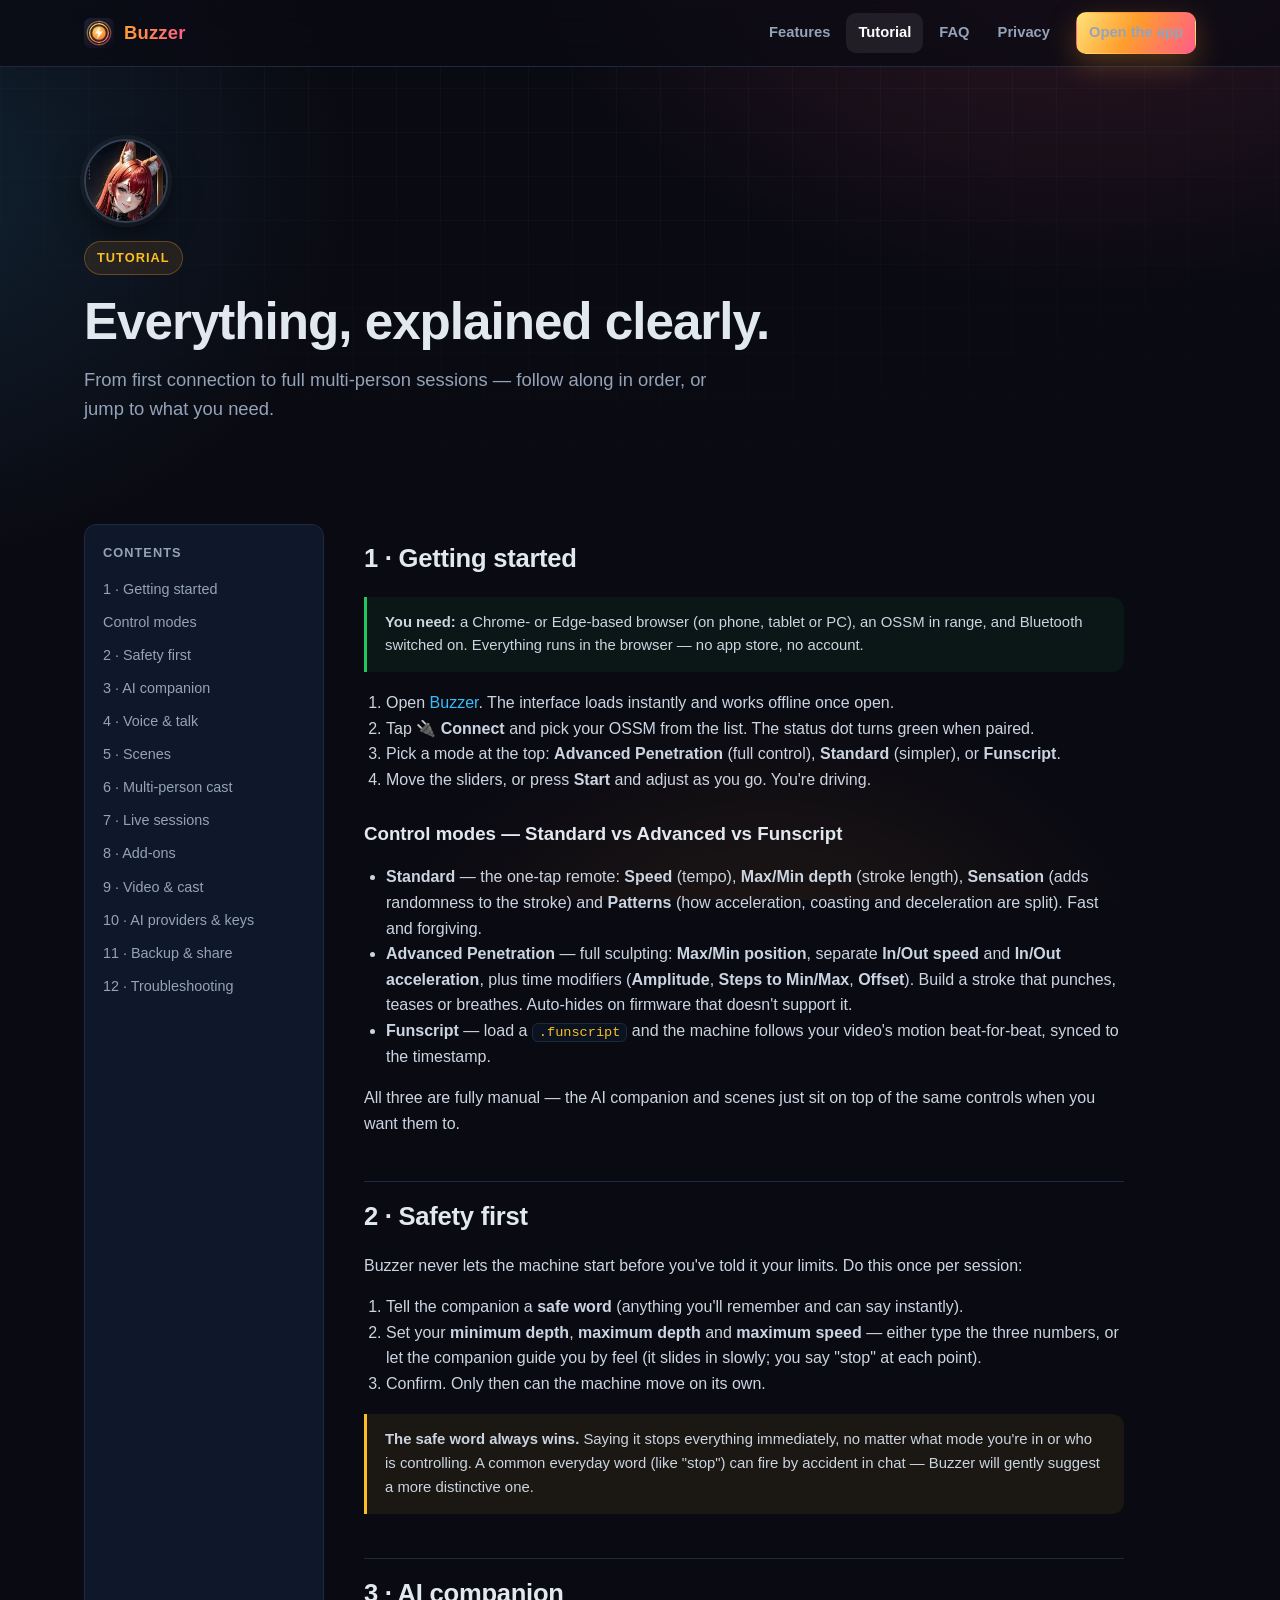
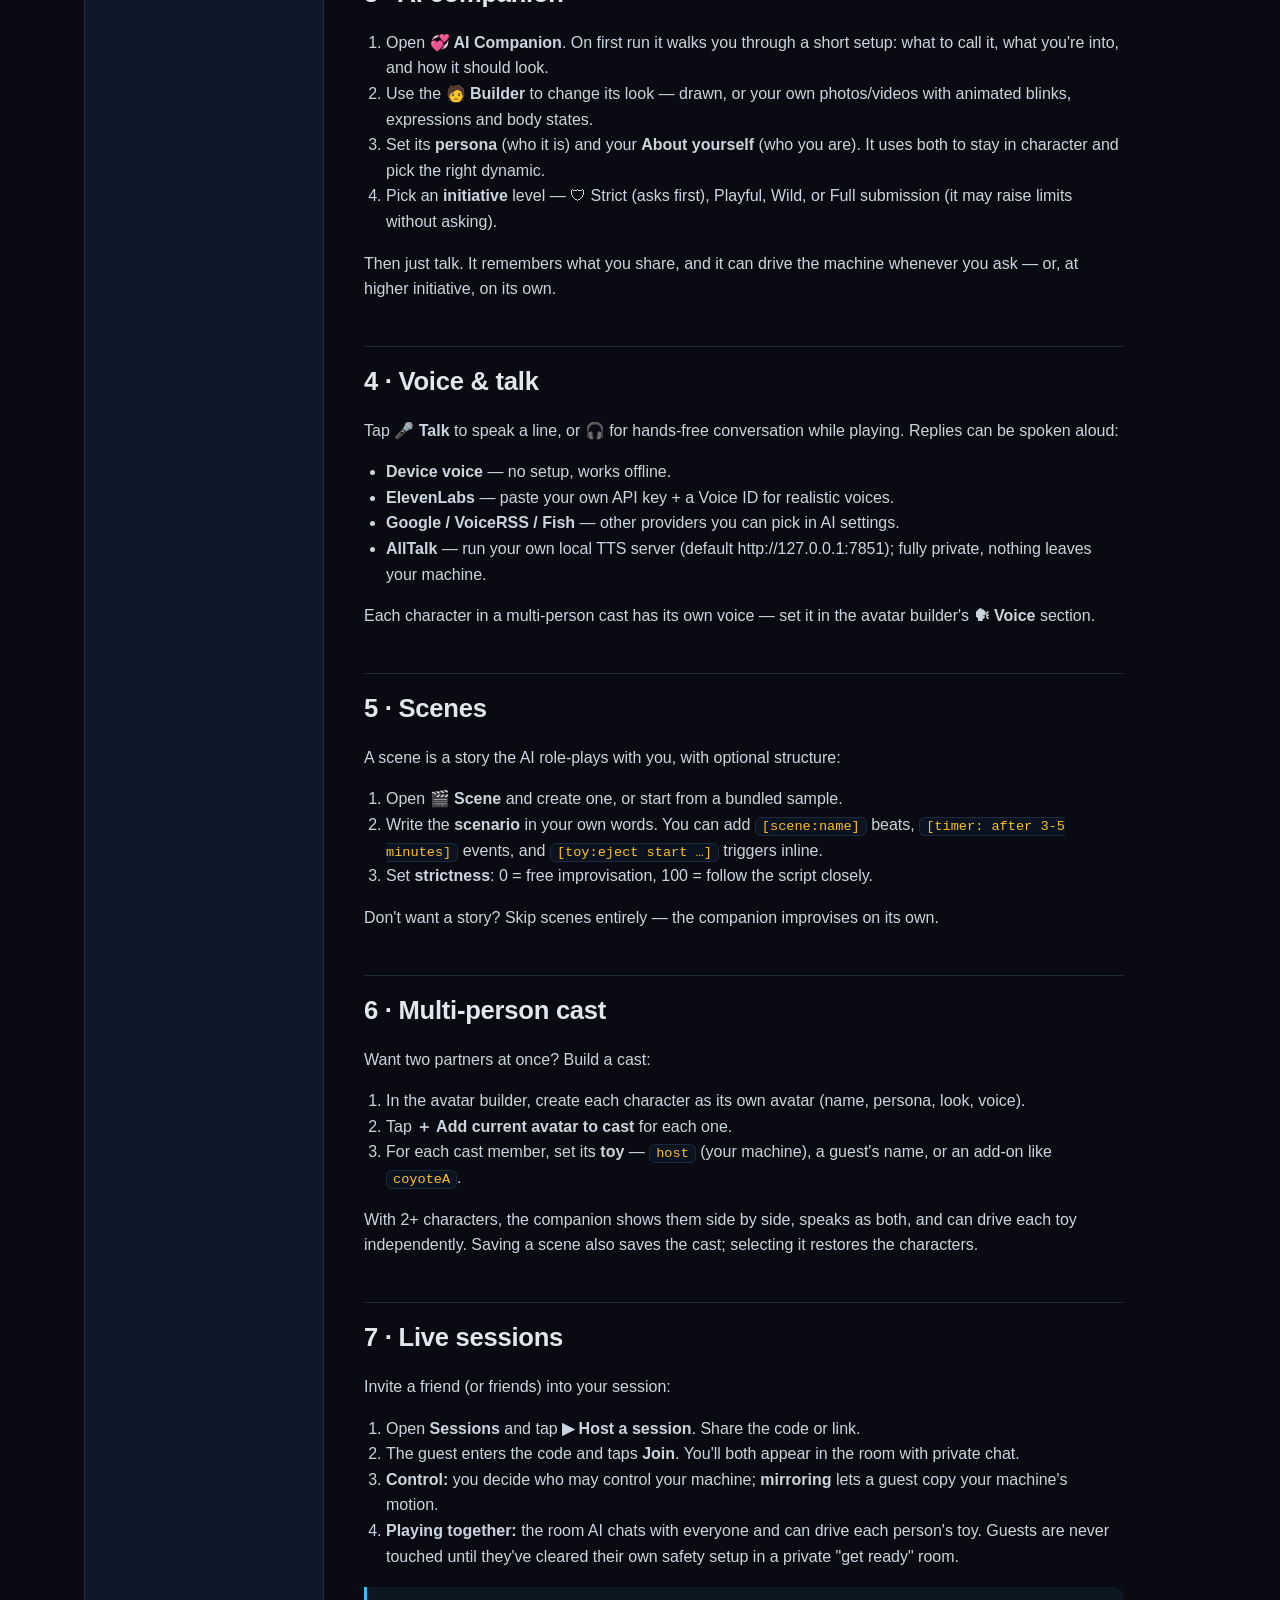
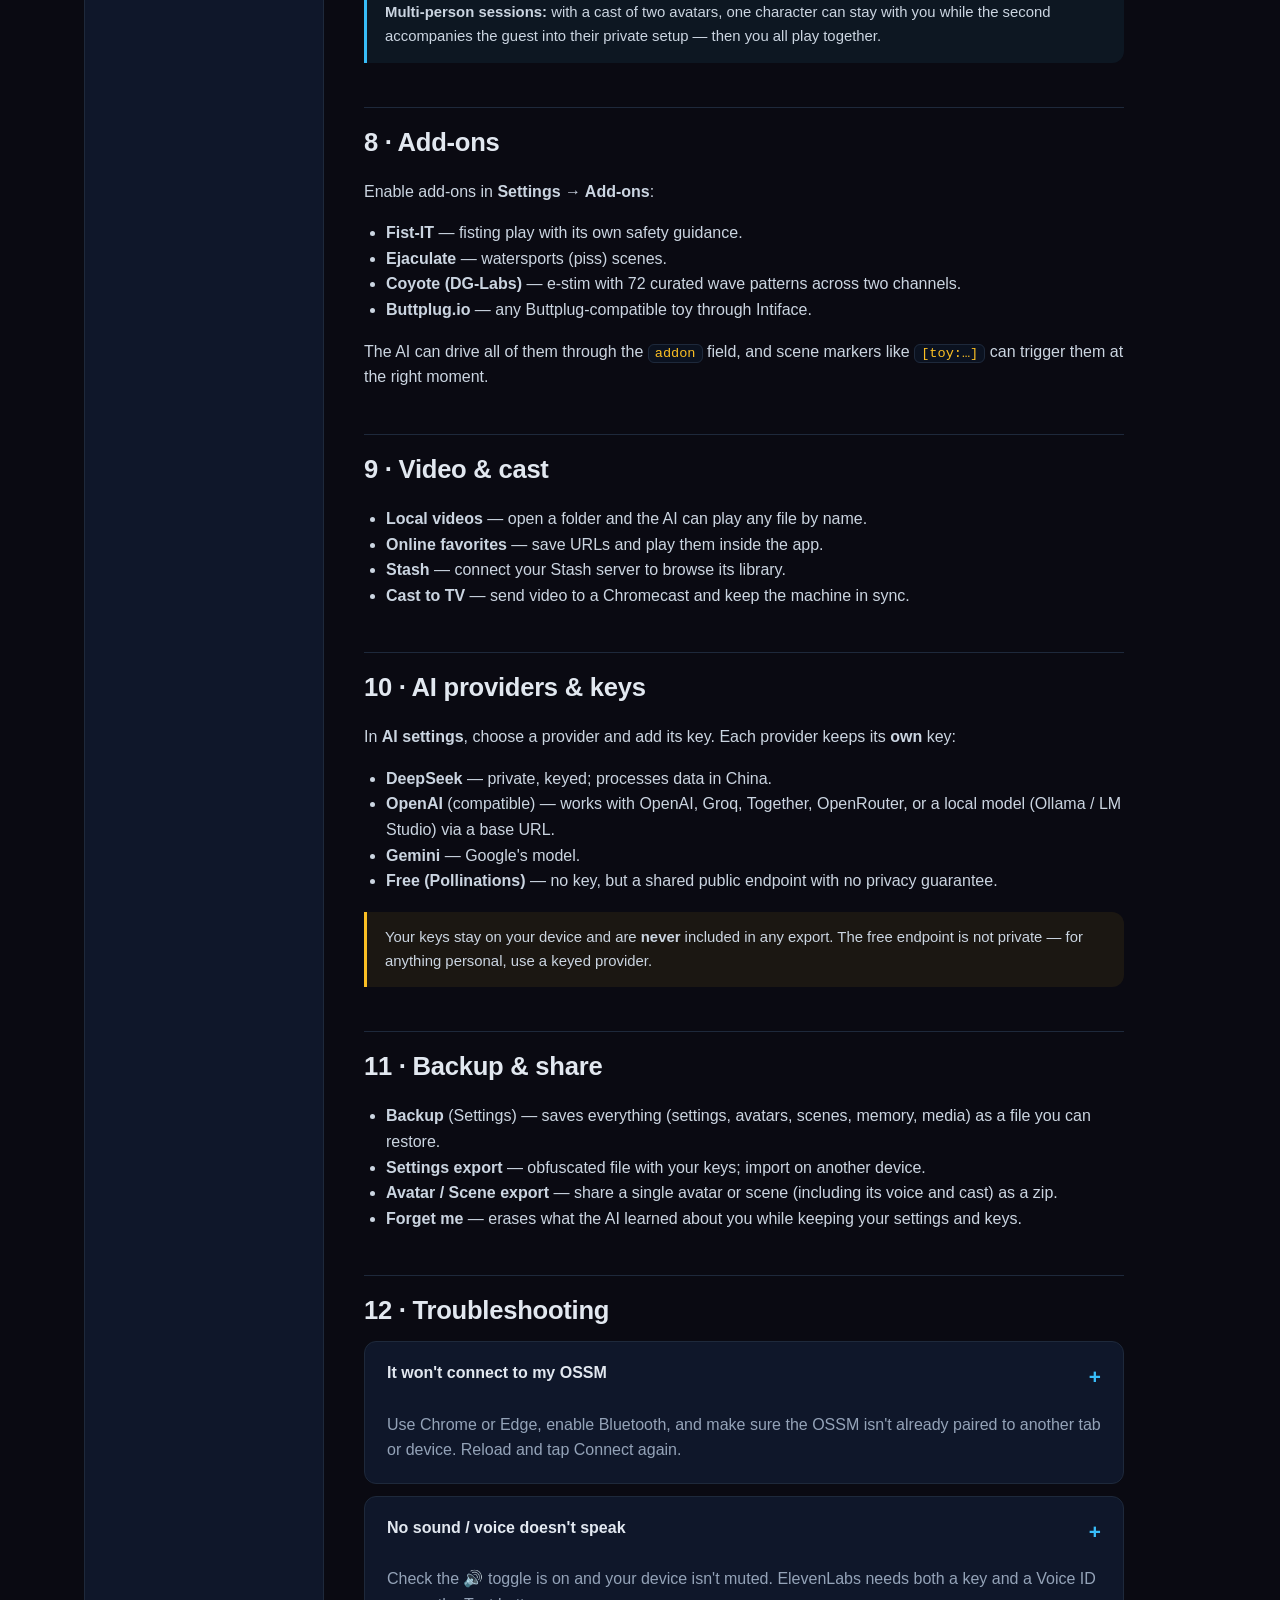
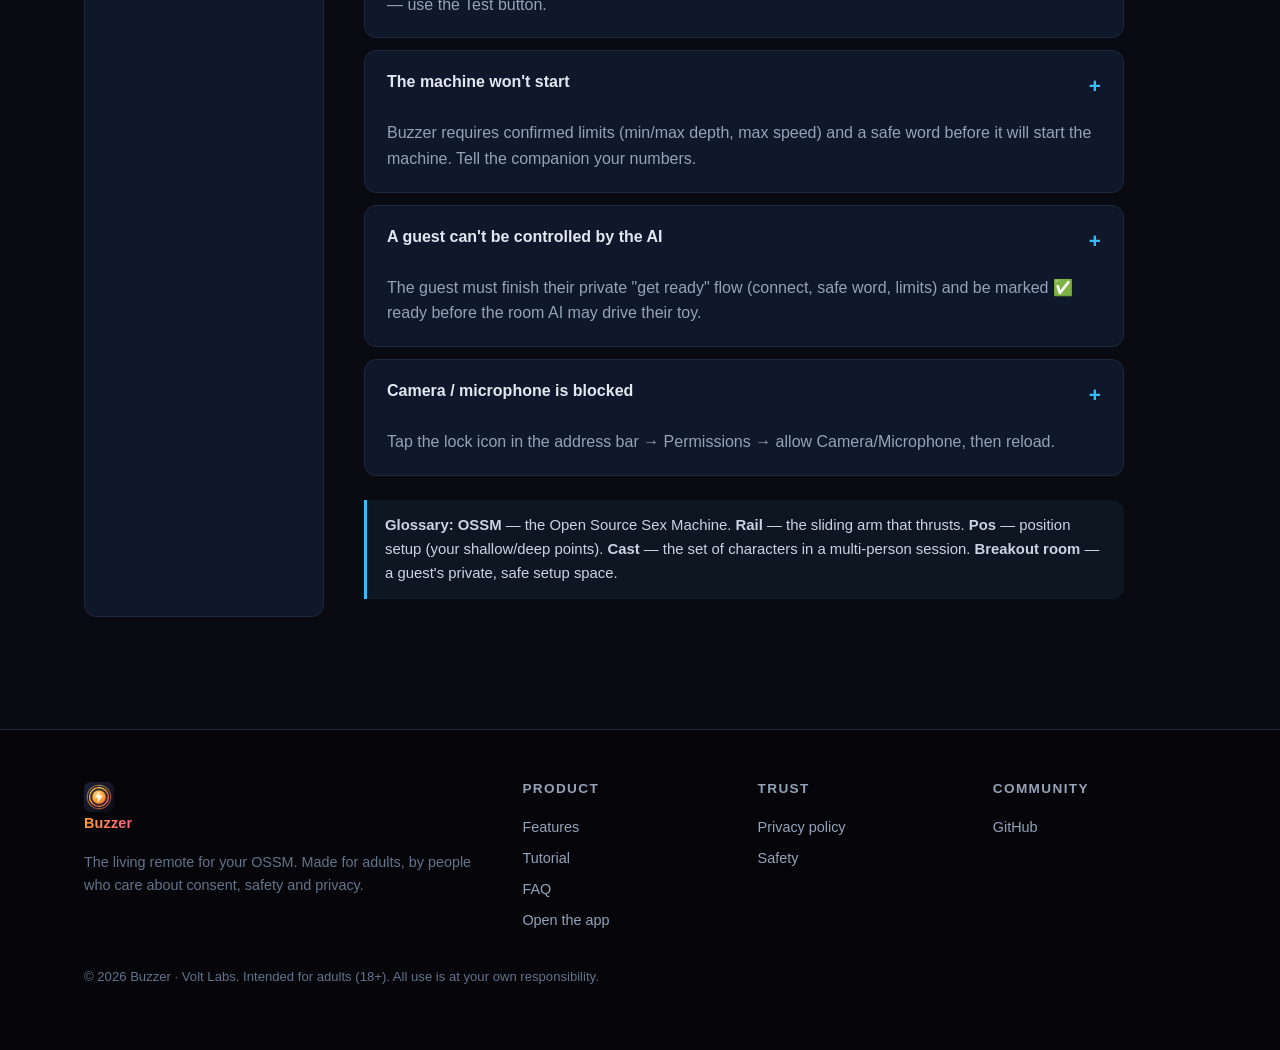
<file: buzzer-home/help.html>
<!DOCTYPE html>
<html lang="en">
<head>
<meta charset="UTF-8" />
<meta name="viewport" content="width=device-width, initial-scale=1.0" />
<meta name="theme-color" content="#0a0a12" />
<title>Tutorial &amp; Help — Buzzer</title>
<meta name="description" content="Step-by-step guide to Buzzer: connecting your OSSM, setting up the AI companion, scenes, multi-person casts, live sessions and add-ons." />
<link rel="icon" href="assets/img/buzzer-icon.svg" type="image/svg+xml" />
<link rel="stylesheet" href="assets/style.css" />
</head>
<body>
<div class="bg-aurora"></div>
<div class="bg-grid"></div>

<nav class="nav">
  <div class="nav-inner">
    <a class="brand" href="index.html"><img src="assets/img/buzzer-icon.svg" alt="Buzzer icon" /><span class="brand-text">Buzzer</span></a>
    <div class="nav-links">
      <a href="features.html">Features</a>
      <a href="help.html">Tutorial</a>
      <a href="faq.html">FAQ</a>
      <a href="privacy.html">Privacy</a>
      <a class="btn btn-primary btn-sm nav-cta" href="../index.html">Open the app</a>
    </div>
    <button class="nav-toggle" type="button" aria-label="Menu">☰</button>
  </div>
</nav>

<header class="hero" style="padding-bottom:0;">
  <div class="wrap">
    <img class="page-avatar" src="assets/img/avatars/avatar-5.jpeg" alt="" />
    <span class="eyebrow">Tutorial</span>
    <h1 style="font-size:clamp(2rem,4.4vw,3.2rem);">Everything, explained clearly.</h1>
    <p class="lede">From first connection to full multi-person sessions — follow along in order, or jump to what you need.</p>
  </div>
</header>

<section class="section">
  <div class="wrap" style="display:grid;grid-template-columns:240px 1fr;gap:40px;">
    <aside class="toc">
      <h4 style="margin:0 0 10px;text-transform:uppercase;letter-spacing:.08em;font-size:.8rem;color:var(--muted);">Contents</h4>
      <a href="#start">1 · Getting started</a>
      <a href="#modes">Control modes</a>
      <a href="#safety">2 · Safety first</a>
      <a href="#companion">3 · AI companion</a>
      <a href="#voice">4 · Voice &amp; talk</a>
      <a href="#scenes">5 · Scenes</a>
      <a href="#cast">6 · Multi-person cast</a>
      <a href="#sessions">7 · Live sessions</a>
      <a href="#addons">8 · Add-ons</a>
      <a href="#video">9 · Video &amp; cast</a>
      <a href="#keys">10 · AI providers &amp; keys</a>
      <a href="#backup">11 · Backup &amp; share</a>
      <a href="#trouble">12 · Troubleshooting</a>
    </aside>

    <div class="tutorial">
      <h2 id="start">1 · Getting started</h2>
      <div class="callout safe"><b>You need:</b> a Chrome- or Edge-based browser (on phone, tablet or PC), an OSSM in range, and Bluetooth switched on. Everything runs in the browser — no app store, no account.</div>
      <ol>
        <li>Open <a href="../index.html">Buzzer</a>. The interface loads instantly and works offline once open.</li>
        <li>Tap <b>🔌 Connect</b> and pick your OSSM from the list. The status dot turns green when paired.</li>
        <li>Pick a mode at the top: <b>Advanced Penetration</b> (full control), <b>Standard</b> (simpler), or <b>Funscript</b>.</li>
        <li>Move the sliders, or press <b>Start</b> and adjust as you go. You're driving.</li>
      </ol>

      <h3 id="modes">Control modes — Standard vs Advanced vs Funscript</h3>
      <ul>
        <li><b>Standard</b> — the one-tap remote: <b>Speed</b> (tempo), <b>Max/Min depth</b> (stroke length), <b>Sensation</b> (adds randomness to the stroke) and <b>Patterns</b> (how acceleration, coasting and deceleration are split). Fast and forgiving.</li>
        <li><b>Advanced Penetration</b> — full sculpting: <b>Max/Min position</b>, separate <b>In/Out speed</b> and <b>In/Out acceleration</b>, plus time modifiers (<b>Amplitude</b>, <b>Steps to Min/Max</b>, <b>Offset</b>). Build a stroke that punches, teases or breathes. Auto-hides on firmware that doesn't support it.</li>
        <li><b>Funscript</b> — load a <code>.funscript</code> and the machine follows your video's motion beat-for-beat, synced to the timestamp.</li>
      </ul>
      <p>All three are fully manual — the AI companion and scenes just sit on top of the same controls when you want them to.</p>

      <h2 id="safety">2 · Safety first</h2>
      <p>Buzzer never lets the machine start before you've told it your limits. Do this once per session:</p>
      <ol>
        <li>Tell the companion a <b>safe word</b> (anything you'll remember and can say instantly).</li>
        <li>Set your <b>minimum depth</b>, <b>maximum depth</b> and <b>maximum speed</b> — either type the three numbers, or let the companion guide you by feel (it slides in slowly; you say "stop" at each point).</li>
        <li>Confirm. Only then can the machine move on its own.</li>
      </ol>
      <div class="callout warn"><b>The safe word always wins.</b> Saying it stops everything immediately, no matter what mode you're in or who is controlling. A common everyday word (like "stop") can fire by accident in chat — Buzzer will gently suggest a more distinctive one.</div>

      <h2 id="companion">3 · AI companion</h2>
      <ol>
        <li>Open <b>💞 AI Companion</b>. On first run it walks you through a short setup: what to call it, what you're into, and how it should look.</li>
        <li>Use the <b>🧑 Builder</b> to change its look — drawn, or your own photos/videos with animated blinks, expressions and body states.</li>
        <li>Set its <b>persona</b> (who it is) and your <b>About yourself</b> (who you are). It uses both to stay in character and pick the right dynamic.</li>
        <li>Pick an <b>initiative</b> level — 🛡 Strict (asks first), Playful, Wild, or Full submission (it may raise limits without asking).</li>
      </ol>
      <p>Then just talk. It remembers what you share, and it can drive the machine whenever you ask — or, at higher initiative, on its own.</p>

      <h2 id="voice">4 · Voice &amp; talk</h2>
      <p>Tap <b>🎤 Talk</b> to speak a line, or <b>🎧</b> for hands-free conversation while playing. Replies can be spoken aloud:</p>
      <ul>
        <li><b>Device voice</b> — no setup, works offline.</li>
        <li><b>ElevenLabs</b> — paste your own API key + a Voice ID for realistic voices.</li>
        <li><b>Google / VoiceRSS / Fish</b> — other providers you can pick in AI settings.</li>
        <li><b>AllTalk</b> — run your own local TTS server (default http://127.0.0.1:7851); fully private, nothing leaves your machine.</li>
      </ul>
      <p>Each character in a multi-person cast has its own voice — set it in the avatar builder's <b>🗣 Voice</b> section.</p>

      <h2 id="scenes">5 · Scenes</h2>
      <p>A scene is a story the AI role-plays with you, with optional structure:</p>
      <ol>
        <li>Open <b>🎬 Scene</b> and create one, or start from a bundled sample.</li>
        <li>Write the <b>scenario</b> in your own words. You can add <code>[scene:name]</code> beats, <code>[timer: after 3-5 minutes]</code> events, and <code>[toy:eject start …]</code> triggers inline.</li>
        <li>Set <b>strictness</b>: 0 = free improvisation, 100 = follow the script closely.</li>
      </ol>
      <p>Don't want a story? Skip scenes entirely — the companion improvises on its own.</p>

      <h2 id="cast">6 · Multi-person cast</h2>
      <p>Want two partners at once? Build a cast:</p>
      <ol>
        <li>In the avatar builder, create each character as its own avatar (name, persona, look, voice).</li>
        <li>Tap <b>＋ Add current avatar to cast</b> for each one.</li>
        <li>For each cast member, set its <b>toy</b> — <code>host</code> (your machine), a guest's name, or an add-on like <code>coyoteA</code>.</li>
      </ol>
      <p>With 2+ characters, the companion shows them side by side, speaks as both, and can drive each toy independently. Saving a scene also saves the cast; selecting it restores the characters.</p>

      <h2 id="sessions">7 · Live sessions</h2>
      <p>Invite a friend (or friends) into your session:</p>
      <ol>
        <li>Open <b>Sessions</b> and tap <b>▶ Host a session</b>. Share the code or link.</li>
        <li>The guest enters the code and taps <b>Join</b>. You'll both appear in the room with private chat.</li>
        <li><b>Control:</b> you decide who may control your machine; <b>mirroring</b> lets a guest copy your machine's motion.</li>
        <li><b>Playing together:</b> the room AI chats with everyone and can drive each person's toy. Guests are never touched until they've cleared their own safety setup in a private "get ready" room.</li>
      </ol>
      <div class="callout"><b>Multi-person sessions:</b> with a cast of two avatars, one character can stay with you while the second accompanies the guest into their private setup — then you all play together.</div>

      <h2 id="addons">8 · Add-ons</h2>
      <p>Enable add-ons in <b>Settings → Add-ons</b>:</p>
      <ul>
        <li><b>Fist-IT</b> — fisting play with its own safety guidance.</li>
        <li><b>Ejaculate</b> — watersports (piss) scenes.</li>
        <li><b>Coyote (DG-Labs)</b> — e-stim with 72 curated wave patterns across two channels.</li>
        <li><b>Buttplug.io</b> — any Buttplug-compatible toy through Intiface.</li>
      </ul>
      <p>The AI can drive all of them through the <code>addon</code> field, and scene markers like <code>[toy:…]</code> can trigger them at the right moment.</p>

      <h2 id="video">9 · Video &amp; cast</h2>
      <ul>
        <li><b>Local videos</b> — open a folder and the AI can play any file by name.</li>
        <li><b>Online favorites</b> — save URLs and play them inside the app.</li>
        <li><b>Stash</b> — connect your Stash server to browse its library.</li>
        <li><b>Cast to TV</b> — send video to a Chromecast and keep the machine in sync.</li>
      </ul>

      <h2 id="keys">10 · AI providers &amp; keys</h2>
      <p>In <b>AI settings</b>, choose a provider and add its key. Each provider keeps its <b>own</b> key:</p>
      <ul>
        <li><b>DeepSeek</b> — private, keyed; processes data in China.</li>
        <li><b>OpenAI</b> (compatible) — works with OpenAI, Groq, Together, OpenRouter, or a local model (Ollama / LM Studio) via a base URL.</li>
        <li><b>Gemini</b> — Google's model.</li>
        <li><b>Free (Pollinations)</b> — no key, but a shared public endpoint with no privacy guarantee.</li>
      </ul>
      <div class="callout warn">Your keys stay on your device and are <b>never</b> included in any export. The free endpoint is not private — for anything personal, use a keyed provider.</div>

      <h2 id="backup">11 · Backup &amp; share</h2>
      <ul>
        <li><b>Backup</b> (Settings) — saves everything (settings, avatars, scenes, memory, media) as a file you can restore.</li>
        <li><b>Settings export</b> — obfuscated file with your keys; import on another device.</li>
        <li><b>Avatar / Scene export</b> — share a single avatar or scene (including its voice and cast) as a zip.</li>
        <li><b>Forget me</b> — erases what the AI learned about you while keeping your settings and keys.</li>
      </ul>

      <h2 id="trouble">12 · Troubleshooting</h2>
      <div class="faq-item"><summary>It won't connect to my OSSM</summary><div class="faq-body">Use Chrome or Edge, enable Bluetooth, and make sure the OSSM isn't already paired to another tab or device. Reload and tap Connect again.</div></div>
      <div class="faq-item"><summary>No sound / voice doesn't speak</summary><div class="faq-body">Check the 🔊 toggle is on and your device isn't muted. ElevenLabs needs both a key and a Voice ID — use the Test button.</div></div>
      <div class="faq-item"><summary>The machine won't start</summary><div class="faq-body">Buzzer requires confirmed limits (min/max depth, max speed) and a safe word before it will start the machine. Tell the companion your numbers.</div></div>
      <div class="faq-item"><summary>A guest can't be controlled by the AI</summary><div class="faq-body">The guest must finish their private "get ready" flow (connect, safe word, limits) and be marked ✅ ready before the room AI may drive their toy.</div></div>
      <div class="faq-item"><summary>Camera / microphone is blocked</summary><div class="faq-body">Tap the lock icon in the address bar → Permissions → allow Camera/Microphone, then reload.</div></div>

      <div class="callout" style="margin-top:24px;"><b>Glossary:</b> <b>OSSM</b> — the Open Source Sex Machine. <b>Rail</b> — the sliding arm that thrusts. <b>Pos</b> — position setup (your shallow/deep points). <b>Cast</b> — the set of characters in a multi-person session. <b>Breakout room</b> — a guest's private, safe setup space.</div>
    </div>
  </div>
</section>

<footer class="footer">
  <div class="wrap">
    <div class="footer-grid">
      <div>
        <a class="brand" href="index.html"><img src="assets/img/buzzer-icon.svg" alt="Buzzer icon" /><span class="brand-text">Buzzer</span></a>
        <p style="color:#64748b;font-size:.9rem;max-width:30em;margin-top:12px;">The living remote for your OSSM. Made for adults, by people who care about consent, safety and privacy.</p>
      </div>
      <div><h4>Product</h4><a href="features.html">Features</a><a href="help.html">Tutorial</a><a href="faq.html">FAQ</a><a href="../index.html">Open the app</a></div>
      <div><h4>Trust</h4><a href="privacy.html">Privacy policy</a><a href="faq.html#safety">Safety</a></div>
      <div><h4>Community</h4><a href="https://github.com/MarcoB979/Buzzer" target="_blank" rel="noopener">GitHub</a></div>
    </div>
    <div class="fine">© <span data-year>2026</span> Buzzer · Volt Labs. Intended for adults (18+). All use is at your own responsibility.</div>
  </div>
</footer>

<script src="assets/site.js"></script>
</body>
</html>
</file>
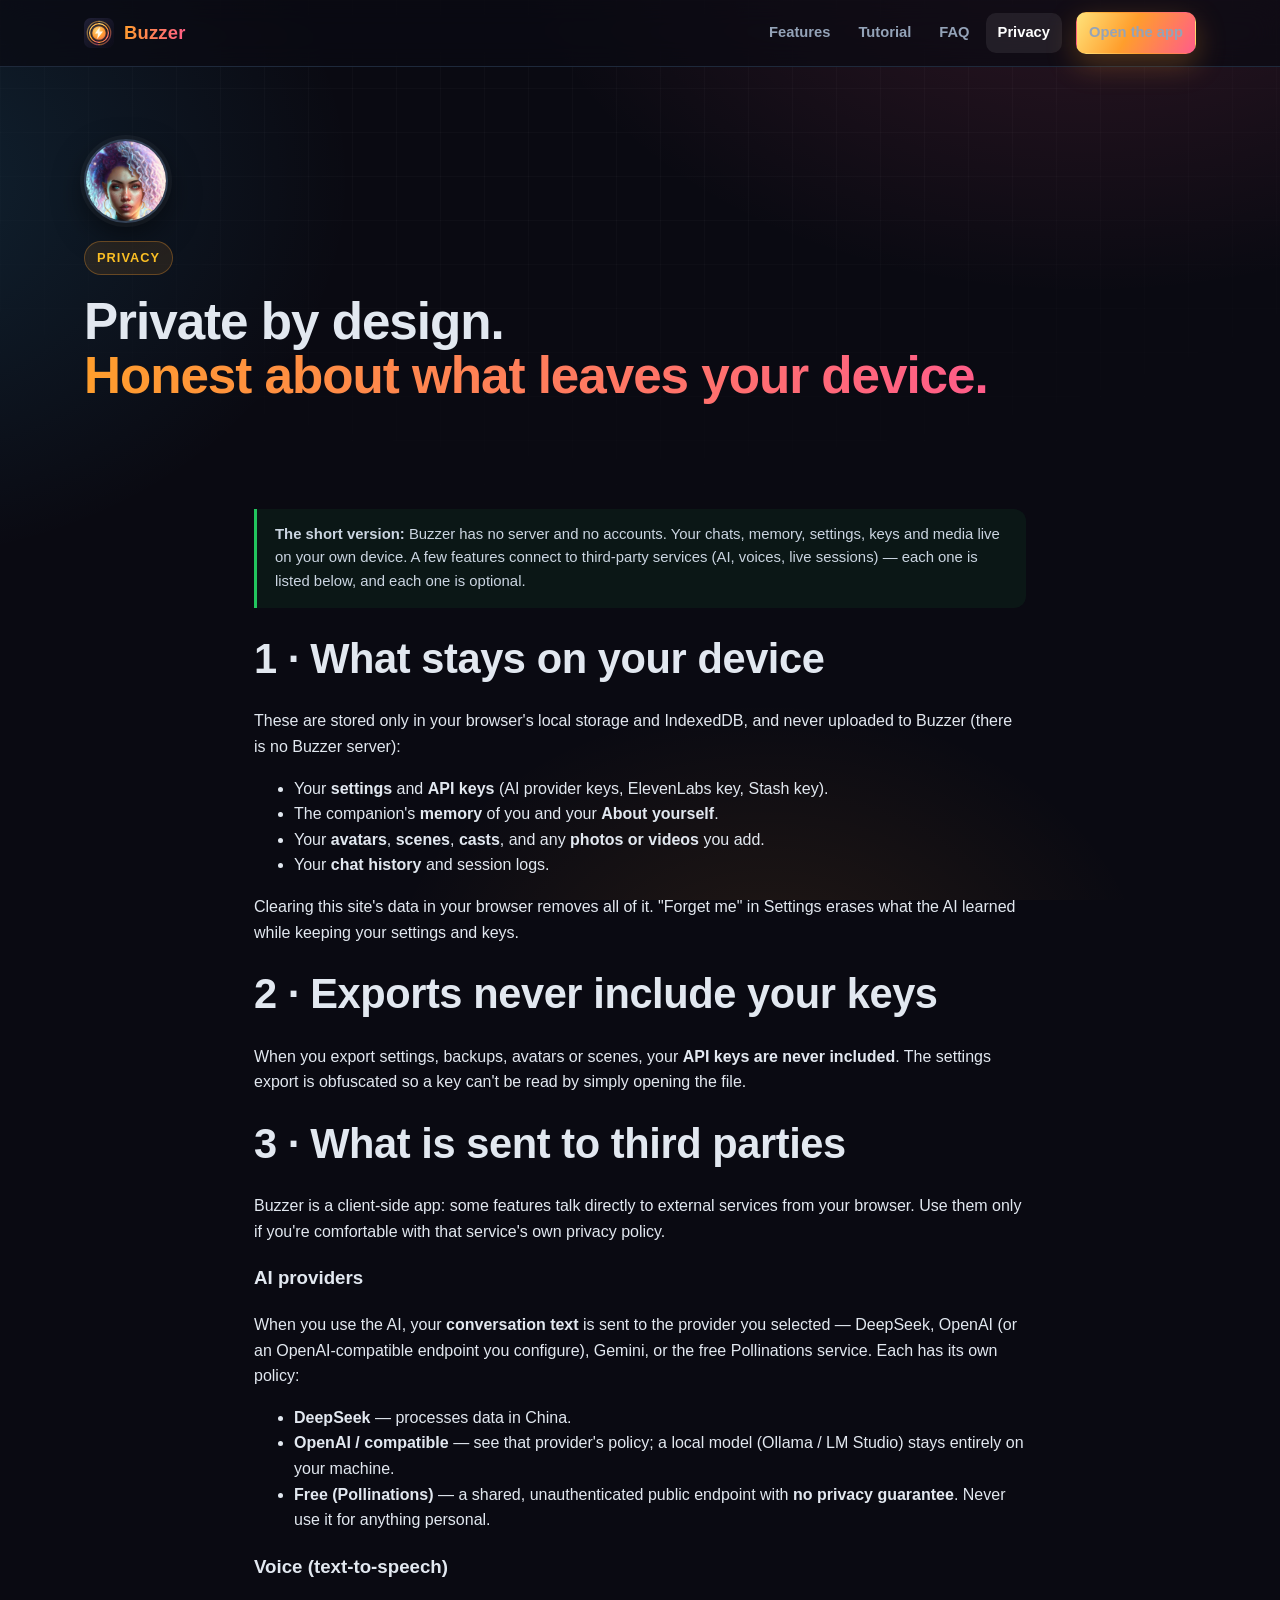
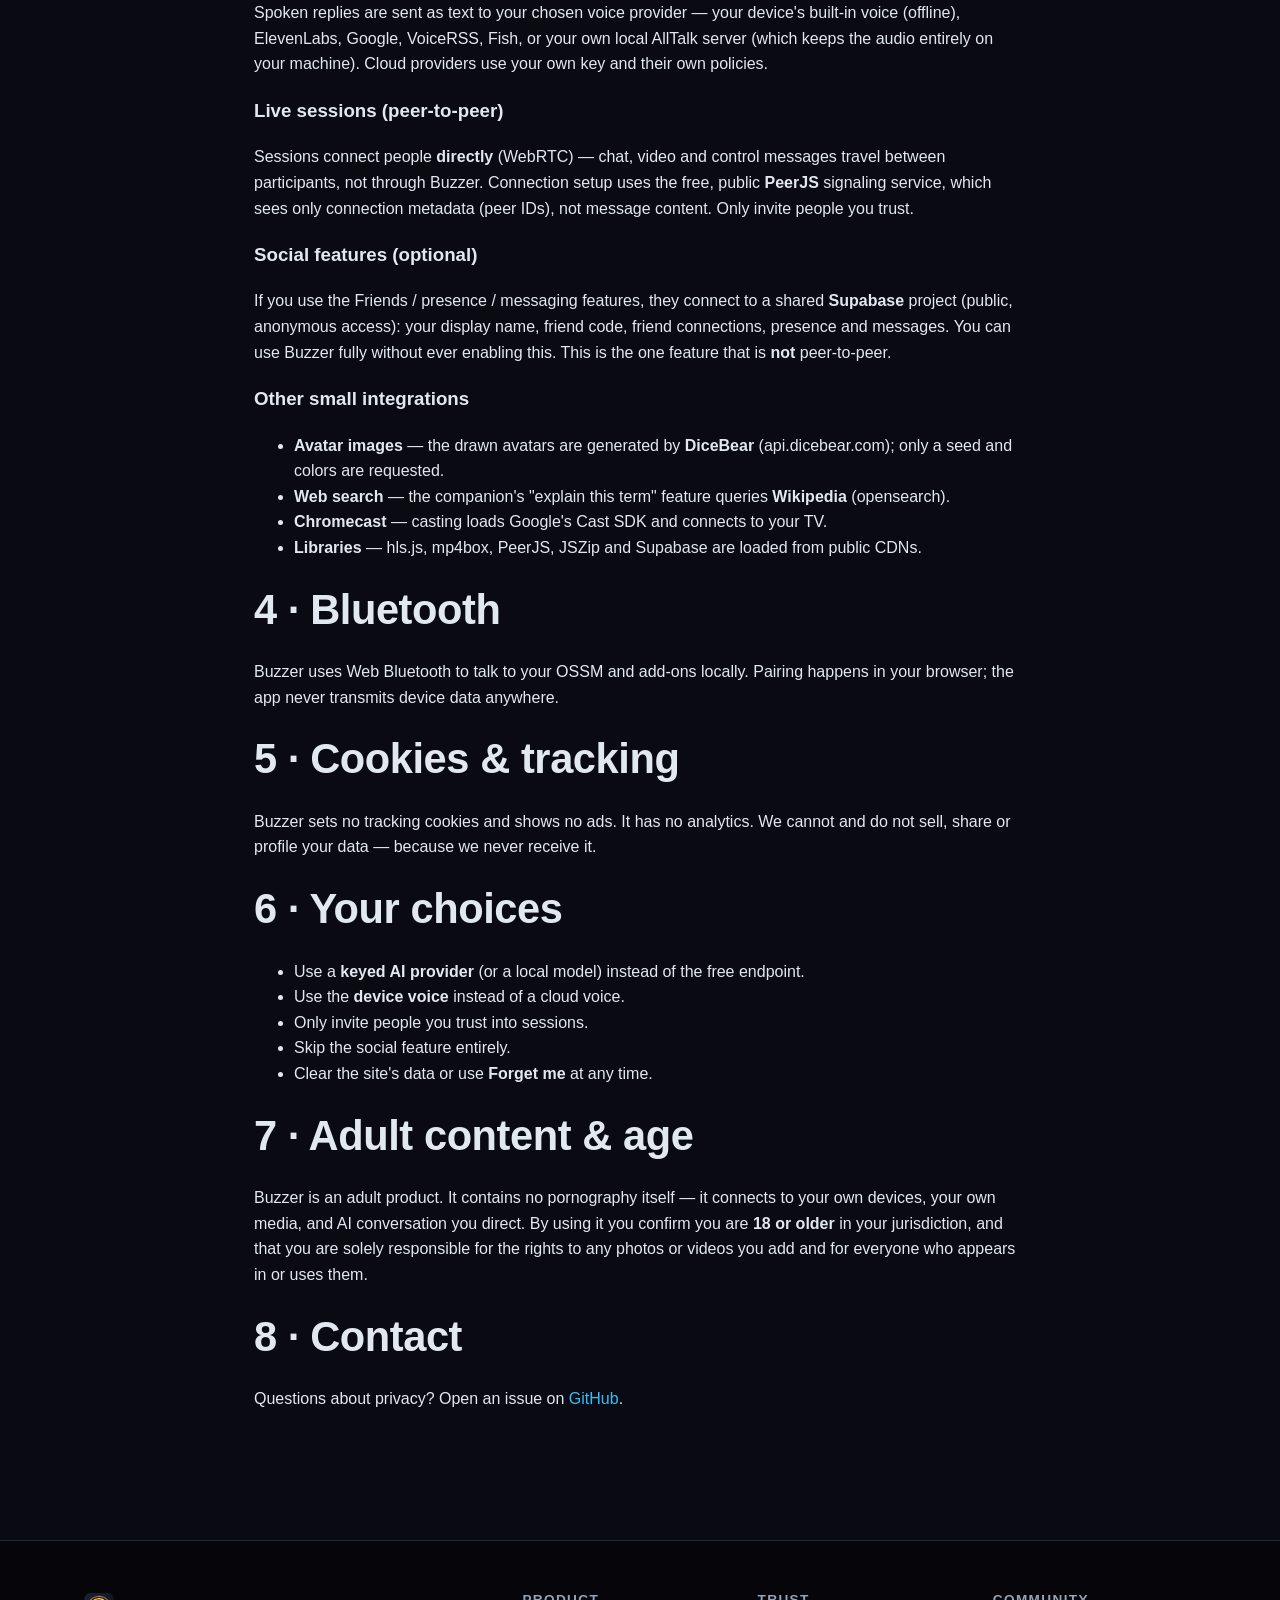
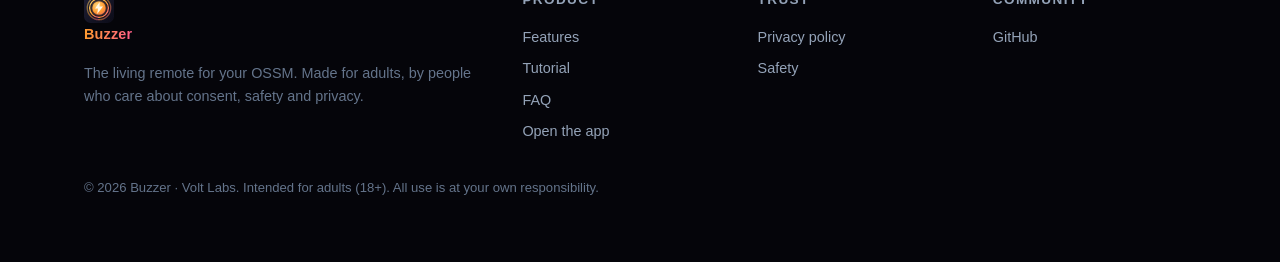
<file: buzzer-home/privacy.html>
<!DOCTYPE html>
<html lang="en">
<head>
<meta charset="UTF-8" />
<meta name="viewport" content="width=device-width, initial-scale=1.0" />
<meta name="theme-color" content="#0a0a12" />
<title>Privacy — Buzzer</title>
<meta name="description" content="Buzzer's privacy policy: what stays on your device, what is sent to third parties (AI, voices, sessions), and your choices." />
<link rel="icon" href="assets/img/buzzer-icon.svg" type="image/svg+xml" />
<link rel="stylesheet" href="assets/style.css" />
</head>
<body>
<div class="bg-aurora"></div>
<div class="bg-grid"></div>

<nav class="nav">
  <div class="nav-inner">
    <a class="brand" href="index.html"><img src="assets/img/buzzer-icon.svg" alt="Buzzer icon" /><span class="brand-text">Buzzer</span></a>
    <div class="nav-links">
      <a href="features.html">Features</a>
      <a href="help.html">Tutorial</a>
      <a href="faq.html">FAQ</a>
      <a href="privacy.html">Privacy</a>
      <a class="btn btn-primary btn-sm nav-cta" href="../index.html">Open the app</a>
    </div>
    <button class="nav-toggle" type="button" aria-label="Menu">☰</button>
  </div>
</nav>

<header class="hero" style="padding-bottom:0;">
  <div class="wrap">
    <img class="page-avatar" src="assets/img/avatars/avatar-7.jpg" alt="" />
    <span class="eyebrow">Privacy</span>
    <h1 style="font-size:clamp(2rem,4.4vw,3.2rem);">Private by design.<br /><span class="grad">Honest about what leaves your device.</span></h1>
  </div>
</header>

<section class="section">
  <div class="wrap" style="max-width:820px;">

    <div class="callout safe"><b>The short version:</b> Buzzer has no server and no accounts. Your chats, memory, settings, keys and media live on your own device. A few features connect to third-party services (AI, voices, live sessions) — each one is listed below, and each one is optional.</div>

    <h2>1 · What stays on your device</h2>
    <p>These are stored only in your browser's local storage and IndexedDB, and never uploaded to Buzzer (there is no Buzzer server):</p>
    <ul>
      <li>Your <b>settings</b> and <b>API keys</b> (AI provider keys, ElevenLabs key, Stash key).</li>
      <li>The companion's <b>memory</b> of you and your <b>About yourself</b>.</li>
      <li>Your <b>avatars</b>, <b>scenes</b>, <b>casts</b>, and any <b>photos or videos</b> you add.</li>
      <li>Your <b>chat history</b> and session logs.</li>
    </ul>
    <p>Clearing this site's data in your browser removes all of it. "Forget me" in Settings erases what the AI learned while keeping your settings and keys.</p>

    <h2>2 · Exports never include your keys</h2>
    <p>When you export settings, backups, avatars or scenes, your <b>API keys are never included</b>. The settings export is obfuscated so a key can't be read by simply opening the file.</p>

    <h2>3 · What is sent to third parties</h2>
    <p>Buzzer is a client-side app: some features talk directly to external services from your browser. Use them only if you're comfortable with that service's own privacy policy.</p>

    <h3>AI providers</h3>
    <p>When you use the AI, your <b>conversation text</b> is sent to the provider you selected — DeepSeek, OpenAI (or an OpenAI-compatible endpoint you configure), Gemini, or the free Pollinations service. Each has its own policy:</p>
    <ul>
      <li><b>DeepSeek</b> — processes data in China.</li>
      <li><b>OpenAI / compatible</b> — see that provider's policy; a local model (Ollama / LM Studio) stays entirely on your machine.</li>
      <li><b>Free (Pollinations)</b> — a shared, unauthenticated public endpoint with <b>no privacy guarantee</b>. Never use it for anything personal.</li>
    </ul>

    <h3>Voice (text-to-speech)</h3>
    <p>Spoken replies are sent as text to your chosen voice provider — your device's built-in voice (offline), ElevenLabs, Google, VoiceRSS, Fish, or your own local AllTalk server (which keeps the audio entirely on your machine). Cloud providers use your own key and their own policies.</p>

    <h3>Live sessions (peer-to-peer)</h3>
    <p>Sessions connect people <b>directly</b> (WebRTC) — chat, video and control messages travel between participants, not through Buzzer. Connection setup uses the free, public <b>PeerJS</b> signaling service, which sees only connection metadata (peer IDs), not message content. Only invite people you trust.</p>

    <h3>Social features (optional)</h3>
    <p>If you use the Friends / presence / messaging features, they connect to a shared <b>Supabase</b> project (public, anonymous access): your display name, friend code, friend connections, presence and messages. You can use Buzzer fully without ever enabling this. This is the one feature that is <b>not</b> peer-to-peer.</p>

    <h3>Other small integrations</h3>
    <ul>
      <li><b>Avatar images</b> — the drawn avatars are generated by <b>DiceBear</b> (api.dicebear.com); only a seed and colors are requested.</li>
      <li><b>Web search</b> — the companion's "explain this term" feature queries <b>Wikipedia</b> (opensearch).</li>
      <li><b>Chromecast</b> — casting loads Google's Cast SDK and connects to your TV.</li>
      <li><b>Libraries</b> — hls.js, mp4box, PeerJS, JSZip and Supabase are loaded from public CDNs.</li>
    </ul>

    <h2>4 · Bluetooth</h2>
    <p>Buzzer uses Web Bluetooth to talk to your OSSM and add-ons locally. Pairing happens in your browser; the app never transmits device data anywhere.</p>

    <h2>5 · Cookies &amp; tracking</h2>
    <p>Buzzer sets no tracking cookies and shows no ads. It has no analytics. We cannot and do not sell, share or profile your data — because we never receive it.</p>

    <h2>6 · Your choices</h2>
    <ul>
      <li>Use a <b>keyed AI provider</b> (or a local model) instead of the free endpoint.</li>
      <li>Use the <b>device voice</b> instead of a cloud voice.</li>
      <li>Only invite people you trust into sessions.</li>
      <li>Skip the social feature entirely.</li>
      <li>Clear the site's data or use <b>Forget me</b> at any time.</li>
    </ul>

    <h2>7 · Adult content &amp; age</h2>
    <p>Buzzer is an adult product. It contains no pornography itself — it connects to your own devices, your own media, and AI conversation you direct. By using it you confirm you are <b>18 or older</b> in your jurisdiction, and that you are solely responsible for the rights to any photos or videos you add and for everyone who appears in or uses them.</p>

    <h2>8 · Contact</h2>
    <p>Questions about privacy? Open an issue on <a href="https://github.com/MarcoB979/Buzzer" target="_blank" rel="noopener">GitHub</a>.</p>

  </div>
</section>

<footer class="footer">
  <div class="wrap">
    <div class="footer-grid">
      <div>
        <a class="brand" href="index.html"><img src="assets/img/buzzer-icon.svg" alt="Buzzer icon" /><span class="brand-text">Buzzer</span></a>
        <p style="color:#64748b;font-size:.9rem;max-width:30em;margin-top:12px;">The living remote for your OSSM. Made for adults, by people who care about consent, safety and privacy.</p>
      </div>
      <div><h4>Product</h4><a href="features.html">Features</a><a href="help.html">Tutorial</a><a href="faq.html">FAQ</a><a href="../index.html">Open the app</a></div>
      <div><h4>Trust</h4><a href="privacy.html">Privacy policy</a><a href="faq.html#safety">Safety</a></div>
      <div><h4>Community</h4><a href="https://github.com/MarcoB979/Buzzer" target="_blank" rel="noopener">GitHub</a></div>
    </div>
    <div class="fine">© <span data-year>2026</span> Buzzer · Volt Labs. Intended for adults (18+). All use is at your own responsibility.</div>
  </div>
</footer>

<script src="assets/site.js"></script>
</body>
</html>
</file>
<file: buzzer-home/assets/style.css>
/* ============================================================================
   Buzzer — landing site stylesheet
   Same DNA as the app: dark, neon, rounded, glowing.
   ========================================================================== */

:root {
  --bg: #0a0a12;
  --bg-deep: #05050a;
  --panel: #0f172a;
  --panel-2: #111827;
  --border: #1e293b;
  --border-soft: #334155;
  --text: #e2e8f0;
  --muted: #94a3b8;
  --accent: #38bdf8;
  --blue: #2563eb;
  --amber: #fbbf24;
  --orange: #ff9e2c;
  --pink: #ff5c8a;
  --green: #22c55e;
  --red: #dc2626;
  --grad-brand: linear-gradient(120deg, #ffe27a 0%, #ff9e2c 45%, #ff5c8a 100%);
  --grad-text: linear-gradient(100deg, #ff9e2c 0%, #ff5c8a 100%);
  --radius: 18px;
  --radius-sm: 12px;
  --shadow: 0 24px 60px rgba(0, 0, 0, 0.6);
  --glow-blue: 0 0 24px rgba(56, 189, 248, 0.35);
  --glow-pink: 0 0 24px rgba(255, 92, 138, 0.35);
  --maxw: 1160px;
}

* { box-sizing: border-box; }
html { scroll-behavior: smooth; }

body {
  margin: 0;
  font-family: 'Segoe UI', Tahoma, Geneva, Verdana, sans-serif;
  background-color: var(--bg);
  color: var(--text);
  line-height: 1.6;
  -webkit-font-smoothing: antialiased;
  overflow-x: hidden;
}

/* Animated aurora background */
.bg-aurora {
  position: fixed;
  inset: 0;
  z-index: -2;
  background:
    radial-gradient(60rem 40rem at 85% -10%, rgba(255, 92, 138, 0.16), transparent 60%),
    radial-gradient(50rem 40rem at -10% 20%, rgba(56, 189, 248, 0.14), transparent 60%),
    radial-gradient(40rem 30rem at 60% 110%, rgba(255, 158, 44, 0.10), transparent 60%),
    var(--bg);
}
.bg-grid {
  position: fixed;
  inset: 0;
  z-index: -1;
  background-image:
    linear-gradient(rgba(255,255,255,0.025) 1px, transparent 1px),
    linear-gradient(90deg, rgba(255,255,255,0.025) 1px, transparent 1px);
  background-size: 44px 44px;
  mask-image: radial-gradient(ellipse 80% 60% at 50% 0%, #000 40%, transparent 100%);
}

a { color: var(--accent); text-decoration: none; }
a:hover { text-decoration: underline; }

.wrap { max-width: var(--maxw); margin: 0 auto; padding: 0 24px; }

/* ---------- Navigation ---------- */
.nav {
  position: sticky;
  top: 0;
  z-index: 50;
  backdrop-filter: blur(14px);
  -webkit-backdrop-filter: blur(14px);
  background: rgba(10, 10, 18, 0.72);
  border-bottom: 1px solid var(--border);
}
.nav-inner {
  max-width: var(--maxw);
  margin: 0 auto;
  padding: 12px 24px;
  display: flex;
  align-items: center;
  gap: 20px;
}
.brand {
  display: flex;
  align-items: center;
  gap: 10px;
  font-weight: 800;
  font-size: 1.15rem;
  color: #fff;
  letter-spacing: 0.2px;
  text-decoration: none;
}
.brand:hover { text-decoration: none; }
.brand img, .brand svg { height: 30px; width: 30px; display: block; }
.brand .mark { height: 34px; width: auto; }
.brand .brand-text {
  background: var(--grad-text);
  -webkit-background-clip: text;
  background-clip: text;
  color: transparent;
}
.nav-links {
  display: flex;
  gap: 4px;
  margin-left: auto;
  align-items: center;
}
.nav-links a {
  color: var(--muted);
  padding: 8px 12px;
  border-radius: 10px;
  font-size: 0.92rem;
  font-weight: 600;
}
.nav-links a:hover { color: #fff; background: rgba(255,255,255,0.06); text-decoration: none; }
.nav-links a.active { color: #fff; background: rgba(255,255,255,0.08); }
.nav-cta {
  margin-left: 10px;
}
.nav-toggle {
  display: none;
  margin-left: auto;
  background: rgba(255,255,255,0.06);
  border: 1px solid var(--border);
  color: #fff;
  border-radius: 10px;
  padding: 8px 12px;
  font-size: 1rem;
  cursor: pointer;
}

/* ---------- Buttons ---------- */
.btn {
  display: inline-flex;
  align-items: center;
  gap: 8px;
  padding: 12px 22px;
  border-radius: 12px;
  font-weight: 700;
  font-size: 0.95rem;
  border: 1px solid transparent;
  cursor: pointer;
  text-decoration: none;
  transition: transform 0.15s ease, box-shadow 0.2s ease, background 0.2s ease;
}
.btn:hover { text-decoration: none; transform: translateY(-2px); }
.btn-primary {
  background: var(--grad-brand);
  color: #1a0d00;
  box-shadow: 0 10px 30px rgba(255, 158, 44, 0.28);
}
.btn-primary:hover { box-shadow: 0 14px 36px rgba(255, 92, 138, 0.35); }
.btn-ghost {
  background: rgba(255,255,255,0.05);
  border-color: var(--border-soft);
  color: var(--text);
}
.btn-ghost:hover { background: rgba(255,255,255,0.1); }
.btn-sm { padding: 8px 16px; font-size: 0.85rem; border-radius: 10px; }

/* ---------- Hero ---------- */
.hero {
  padding: 72px 0 40px;
  position: relative;
}
.hero-grid {
  display: grid;
  grid-template-columns: 1.05fr 0.95fr;
  gap: 48px;
  align-items: center;
}
.eyebrow {
  display: inline-flex;
  align-items: center;
  gap: 8px;
  font-size: 0.8rem;
  font-weight: 700;
  letter-spacing: 0.08em;
  text-transform: uppercase;
  color: var(--amber);
  background: rgba(255, 158, 44, 0.1);
  border: 1px solid rgba(255, 158, 44, 0.3);
  padding: 6px 12px;
  border-radius: 999px;
}
.hero h1 {
  font-size: clamp(2.3rem, 5vw, 3.9rem);
  line-height: 1.05;
  margin: 20px 0 16px;
  font-weight: 900;
  letter-spacing: -0.02em;
}
.hero h1 .grad { background: var(--grad-text); -webkit-background-clip: text; background-clip: text; color: transparent; }
.hero .lede {
  font-size: 1.15rem;
  color: var(--muted);
  max-width: 34em;
  margin: 0 0 28px;
}
.hero-ctas { display: flex; gap: 14px; flex-wrap: wrap; }
.hero-note { margin-top: 18px; font-size: 0.82rem; color: #64748b; }
.hero-note b { color: var(--muted); }

/* ---------- Phone / device mockup ---------- */
.mock-stage { display: flex; justify-content: center; position: relative; }
.phone {
  width: min(320px, 80vw);
  background: var(--bg-deep);
  border: 1px solid var(--border);
  border-radius: 34px;
  padding: 14px;
  box-shadow: var(--shadow), 0 0 0 1px rgba(255,255,255,0.04) inset;
  position: relative;
}
.phone .notch {
  width: 108px; height: 20px; margin: 0 auto 12px;
  background: #000; border-radius: 999px;
}
.mock-face {
  aspect-ratio: 1 / 1;
  border-radius: 50%;
  background: #0b1220;
  display: flex; align-items: center; justify-content: center;
  overflow: hidden;
  border: 2px solid var(--border);
}
.mock-face img { width: 100%; height: 100%; object-fit: cover; }
.mock-name { text-align: center; font-weight: 700; margin: 10px 0 4px; color: #fff; }
.mock-meta { text-align: center; font-size: 0.78rem; color: var(--muted); margin-bottom: 12px; }
.mock-chat { display: flex; flex-direction: column; gap: 8px; margin-bottom: 12px; }
.bubble {
  max-width: 86%;
  padding: 9px 12px;
  border-radius: 14px;
  font-size: 0.82rem;
  line-height: 1.45;
}
.bubble.ai { background: #1e293b; color: #e2e8f0; border-bottom-left-radius: 4px; }
.bubble.me { background: var(--grad-brand); color: #1a0d00; align-self: flex-end; border-bottom-right-radius: 4px; font-weight: 600; }
.mock-slider { display: flex; align-items: center; gap: 10px; margin-bottom: 8px; }
.mock-slider .lbl { font-size: 0.7rem; color: var(--muted); width: 44px; text-transform: uppercase; letter-spacing: 0.05em; }
.mock-track { flex: 1; height: 8px; border-radius: 999px; background: #1e293b; position: relative; overflow: hidden; }
.mock-fill { position: absolute; inset: 0; border-radius: 999px; background: var(--grad-brand); transform-origin: left; animation: fill 3.2s ease-in-out infinite; }
.mock-btn-row { display: flex; gap: 8px; }
.mock-btn {
  flex: 1; text-align: center; padding: 9px; border-radius: 10px;
  font-size: 0.75rem; font-weight: 700; border: 1px solid var(--border);
}
.mock-btn.go { background: var(--blue); color: #fff; border-color: transparent; }
.mock-btn.stop { background: #dc2626; color: #fff; border-color: transparent; }

@keyframes fill {
  0%, 100% { transform: scaleX(0.25); }
  50% { transform: scaleX(0.92); }
}

/* Animated OSSM rail */
.rail-demo {
  margin-top: 24px;
  padding: 18px 20px;
  border-radius: var(--radius);
  background: var(--panel);
  border: 1px solid var(--border);
  box-shadow: var(--shadow);
}
.rail-demo .cap { font-size: 0.72rem; letter-spacing: 0.12em; text-transform: uppercase; color: var(--muted); margin-bottom: 10px; display: flex; justify-content: space-between; }
.rail-demo .cap b { color: var(--green); font-family: monospace; font-weight: 400; }
.rail-track {
  height: 16px; border-radius: 999px; background: #0b1220;
  border: 1px solid var(--border); position: relative; overflow: hidden;
}
.rail-piston {
  position: absolute; top: 1px; bottom: 1px; left: 0; width: 22%;
  border-radius: 999px;
  background: var(--grad-brand);
  box-shadow: 0 0 16px rgba(255, 158, 44, 0.7);
  animation: stroke 1.15s cubic-bezier(0.65, 0, 0.35, 1) infinite alternate;
}
@keyframes stroke {
  from { transform: translateX(0); }
  to { transform: translateX(355%); }
}
.wave-row { display: flex; align-items: flex-end; gap: 3px; height: 34px; margin-top: 14px; }
.wave-row span {
  flex: 1; border-radius: 3px; background: var(--grad-brand);
  opacity: 0.85; animation: wave 1s ease-in-out infinite alternate;
}
.wave-row span:nth-child(2n) { animation-duration: 0.7s; }
.wave-row span:nth-child(3n) { animation-duration: 1.3s; }
@keyframes wave { from { height: 15%; } to { height: 100%; } }

/* ---------- Sections ---------- */
.section { padding: 72px 0; }
.section.alt { background: rgba(15, 23, 42, 0.45); border-top: 1px solid var(--border); border-bottom: 1px solid var(--border); }
.section-head { max-width: 46em; margin-bottom: 40px; }
.kicker {
  font-size: 0.78rem; font-weight: 800; letter-spacing: 0.14em; text-transform: uppercase;
  color: var(--accent); margin-bottom: 10px;
}
.section h2 { font-size: clamp(1.7rem, 3.4vw, 2.6rem); margin: 0 0 12px; font-weight: 900; letter-spacing: -0.01em; }
.section p.lede { color: var(--muted); font-size: 1.05rem; margin: 0; }

.grid { display: grid; gap: 20px; }
.grid.cols-2 { grid-template-columns: repeat(2, 1fr); }
.grid.cols-3 { grid-template-columns: repeat(3, 1fr); }
.grid.cols-4 { grid-template-columns: repeat(4, 1fr); }

.card {
  background: var(--panel);
  border: 1px solid var(--border);
  border-radius: var(--radius);
  padding: 26px;
  position: relative;
  overflow: hidden;
  transition: transform 0.2s ease, border-color 0.2s ease, box-shadow 0.25s ease;
}
.card:hover { transform: translateY(-4px); border-color: var(--border-soft); box-shadow: var(--shadow); }
.card .ico {
  width: 46px; height: 46px; border-radius: 13px;
  display: flex; align-items: center; justify-content: center;
  font-size: 1.35rem; margin-bottom: 14px;
  background: rgba(255,255,255,0.05); border: 1px solid var(--border);
}
.card h3 { margin: 0 0 8px; font-size: 1.12rem; }
.card p { margin: 0; color: var(--muted); font-size: 0.93rem; }
.card .tag {
  display: inline-block; font-size: 0.7rem; font-weight: 700; padding: 3px 9px; border-radius: 999px;
  background: rgba(56, 189, 248, 0.12); color: var(--accent); margin-bottom: 12px;
}
.card.feature::after {
  content: ""; position: absolute; top: 0; left: 0; right: 0; height: 3px;
  background: var(--grad-brand); opacity: 0; transition: opacity 0.25s ease;
}
.card.feature:hover::after { opacity: 1; }

/* Stat strip */
.stat-strip {
  display: grid;
  grid-template-columns: repeat(4, 1fr);
  gap: 20px;
  text-align: center;
}
.stat .num {
  font-size: 2.1rem; font-weight: 900;
  background: var(--grad-text); -webkit-background-clip: text; background-clip: text; color: transparent;
}
.stat .lbl { color: var(--muted); font-size: 0.9rem; }

/* Steps */
.steps { counter-reset: step; }
.step {
  position: relative; padding-left: 64px; margin-bottom: 28px;
}
.step::before {
  counter-increment: step; content: counter(step);
  position: absolute; left: 0; top: 0;
  width: 44px; height: 44px; border-radius: 14px;
  display: flex; align-items: center; justify-content: center;
  font-weight: 900; font-size: 1.2rem; color: #1a0d00;
  background: var(--grad-brand);
  box-shadow: 0 8px 22px rgba(255, 158, 44, 0.3);
}
.step h3 { margin: 0 0 6px; }
.step p { margin: 0; color: var(--muted); }

/* ---------- Callout / banner ---------- */
.banner {
  border-radius: var(--radius);
  padding: 40px;
  background:
    radial-gradient(40rem 20rem at 80% 0%, rgba(255, 92, 138, 0.18), transparent 60%),
    radial-gradient(30rem 18rem at 10% 100%, rgba(56, 189, 248, 0.16), transparent 60%),
    var(--panel);
  border: 1px solid var(--border);
  text-align: center;
}
.banner h2 { font-size: clamp(1.6rem, 3.2vw, 2.4rem); margin: 0 0 10px; }
.banner p { color: var(--muted); max-width: 40em; margin: 0 auto 24px; }

/* ---------- FAQ ---------- */
.faq-item { border: 1px solid var(--border); border-radius: var(--radius-sm); background: var(--panel); margin-bottom: 12px; overflow: hidden; }
.faq-item summary {
  list-style: none; cursor: pointer; padding: 18px 22px;
  font-weight: 700; display: flex; justify-content: space-between; gap: 14px;
}
.faq-item summary::-webkit-details-marker { display: none; }
.faq-item summary::after { content: "+"; font-size: 1.3rem; color: var(--accent); transition: transform 0.2s ease; }
.faq-item[open] summary::after { transform: rotate(45deg); }
.faq-item .faq-body { padding: 0 22px 20px; color: var(--muted); }

/* ---------- Help / tutorial ---------- */
.toc {
  position: sticky; top: 84px;
  background: var(--panel); border: 1px solid var(--border); border-radius: var(--radius-sm);
  padding: 18px;
}
.toc a { display: block; padding: 5px 0; color: var(--muted); font-size: 0.9rem; }
.toc a:hover { color: #fff; text-decoration: none; }
.tutorial { max-width: 760px; }
.tutorial h2 { font-size: 1.6rem; margin: 44px 0 10px; padding-top: 14px; border-top: 1px solid var(--border); }
.tutorial h2:first-of-type { border-top: none; margin-top: 0; }
.tutorial h3 { margin: 26px 0 6px; }
.tutorial p, .tutorial li { color: #cbd5e1; }
.tutorial ul, .tutorial ol { padding-left: 22px; }
.tutorial code {
  font-family: 'Consolas', 'Cascadia Code', monospace;
  background: #0b1220; border: 1px solid var(--border);
  padding: 1px 6px; border-radius: 6px; font-size: 0.85em; color: var(--amber);
}
.callout {
  border-left: 3px solid var(--accent);
  background: rgba(56, 189, 248, 0.07);
  padding: 14px 18px; border-radius: 0 var(--radius-sm) var(--radius-sm) 0;
  margin: 18px 0; color: #cbd5e1; font-size: 0.93rem;
}
.callout.warn { border-color: var(--amber); background: rgba(251, 191, 36, 0.07); }
.callout.safe { border-color: var(--green); background: rgba(34, 197, 94, 0.07); }

/* Screenshot gallery */
.gallery { display: grid; grid-template-columns: repeat(2, 1fr); gap: 28px; align-items: start; }
.shot { border-radius: var(--radius); overflow: hidden; border: 1px solid var(--border); box-shadow: var(--shadow); background: var(--panel); }
.shot img { width: 100%; display: block; }
.shot .cap { padding: 14px 18px; font-size: 0.88rem; color: var(--muted); }
@media (max-width: 720px) { .gallery { grid-template-columns: 1fr; } }

/* Page avatar (unique per page) */
.page-avatar {
  width: 84px; height: 84px; border-radius: 50%;
  object-fit: cover; display: block; margin-bottom: 18px;
  border: 2px solid var(--border-soft);
  box-shadow: 0 0 0 4px rgba(255,255,255,0.04), 0 12px 30px rgba(0,0,0,0.5);
}
.page-avatar.icon { object-fit: contain; padding: 16px; background: var(--panel); }
#heroAvatar { transition: opacity 0.25s ease; }

/* ---------- Footer ---------- */
.footer {
  border-top: 1px solid var(--border);
  padding: 48px 0 64px;
  margin-top: 40px;
  background: var(--bg-deep);
}
.footer-grid { display: grid; grid-template-columns: 2fr 1fr 1fr 1fr; gap: 32px; }
.footer h4 { margin: 0 0 12px; font-size: 0.85rem; text-transform: uppercase; letter-spacing: 0.1em; color: var(--muted); }
.footer a { display: block; padding: 4px 0; color: #94a3b8; font-size: 0.9rem; }
.footer a:hover { color: #fff; text-decoration: none; }
.footer .fine { color: #64748b; font-size: 0.82rem; margin-top: 30px; }
.footer .fine a { display: inline; }

/* Reveal on scroll */
.reveal { opacity: 0; transform: translateY(18px); transition: opacity 0.6s ease, transform 0.6s ease; }
.reveal.in { opacity: 1; transform: none; }

/* ---------- Responsive ---------- */
@media (max-width: 920px) {
  .hero-grid { grid-template-columns: 1fr; gap: 32px; }
  .grid.cols-3, .grid.cols-4 { grid-template-columns: repeat(2, 1fr); }
  .stat-strip { grid-template-columns: repeat(2, 1fr); }
  .footer-grid { grid-template-columns: 1fr 1fr; }
  .nav-links {
    display: none; position: absolute; top: 100%; left: 0; right: 0;
    flex-direction: column; background: rgba(10,10,18,0.97);
    border-bottom: 1px solid var(--border); padding: 10px 24px 18px;
  }
  .nav-links.open { display: flex; }
  .nav-toggle { display: block; }
  .nav-cta { margin-left: 0; }
  .grid.cols-2 { grid-template-columns: 1fr; }
  .toc { position: static; margin-bottom: 24px; }
}
@media (max-width: 560px) {
  .grid.cols-3, .grid.cols-4, .grid.cols-2 { grid-template-columns: 1fr; }
  .stat-strip { grid-template-columns: 1fr 1fr; }
  .footer-grid { grid-template-columns: 1fr; }
  .section { padding: 52px 0; }
}
</file>
